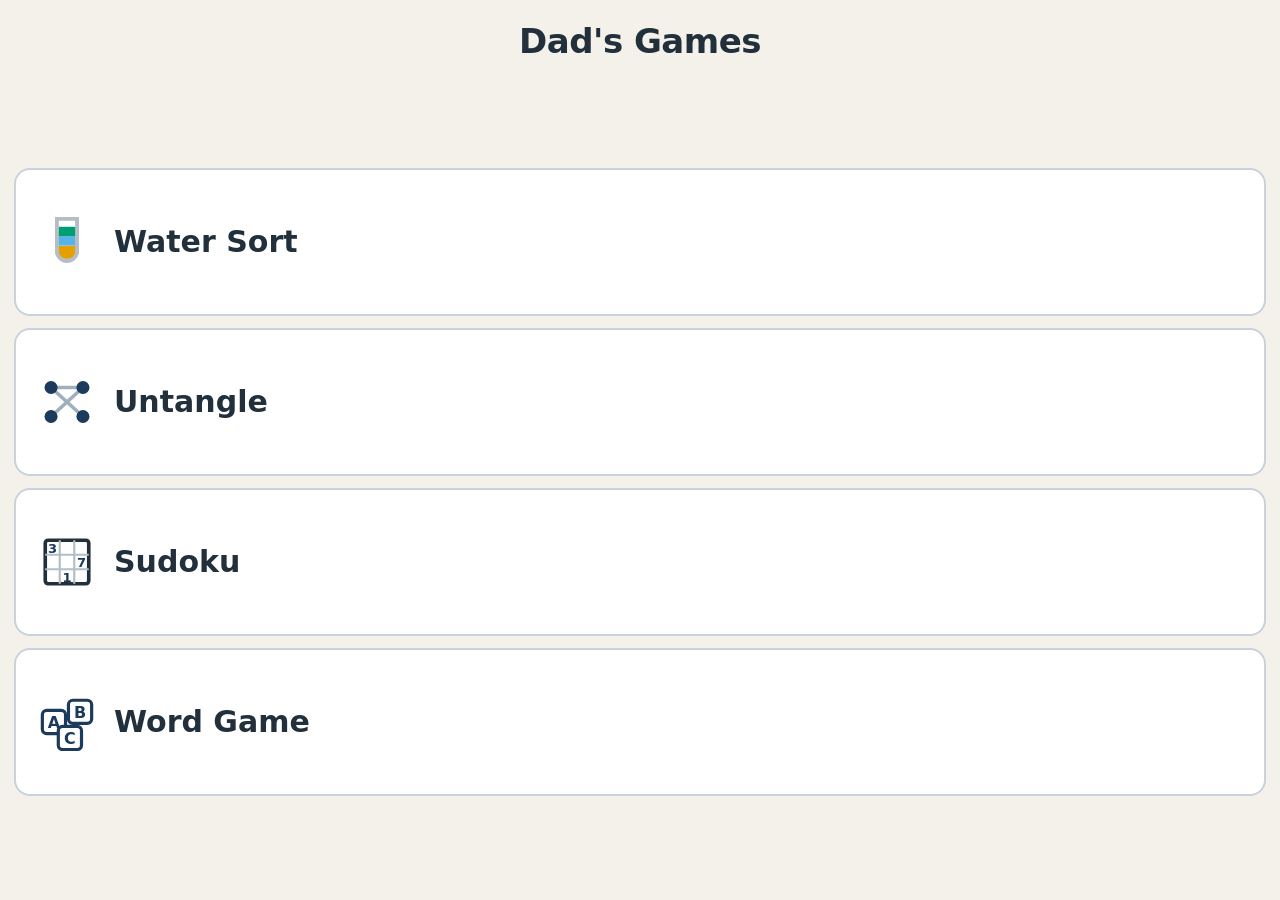
<file: index.html>
<!doctype html>
<html lang="en">
<head>
<meta charset="utf-8">
<meta name="viewport" content="width=device-width, initial-scale=1, viewport-fit=cover, user-scalable=no">
<meta name="theme-color" content="#f4f1ea">
<title>Dad's Games</title>
<link rel="stylesheet" href="style.css">
</head>
<body>

<div class="screen">
  <h1 class="menu-title">Dad's Games</h1>
  <div class="menu-list" id="menu"></div>
</div>

<script src="shared/state.js"></script>
<script src="shared/guard.js"></script>
<script src="shared/shell.js"></script>
<script>
(function () {
  'use strict';

  /* The menu is this list. Adding a game later is one entry — the layout,
   * the sizing and the tap handling all follow from it, and a game that is
   * not finished simply isn't listed. A button that leads nowhere is worse
   * than no button at all. */
  var GAMES = [
    {
      id: 'water-sort',
      label: 'Water Sort',
      href: 'water-sort/',
      icon:
        '<svg viewBox="0 0 40 40" aria-hidden="true">' +
        '<path d="M13 4h14v22a7 7 0 0 1-14 0z" fill="#fff" stroke="#b3bec7" stroke-width="2.5"/>' +
        '<path d="M14.2 26a5.8 5.8 0 0 0 11.6 0v-3.5H14.2z" fill="#e69f00"/>' +
        '<rect x="14.2" y="16" width="11.6" height="6.5" fill="#56b4e9"/>' +
        '<rect x="14.2" y="9.5" width="11.6" height="6.5" fill="#009e73"/>' +
        '<path d="M13 4h14v22a7 7 0 0 1-14 0z" fill="none" stroke="#b3bec7" stroke-width="2.5"/>' +
        '</svg>'
    },
    {
      id: 'untangle',
      label: 'Untangle',
      href: 'untangle/',
      icon:
        '<svg viewBox="0 0 40 40" aria-hidden="true">' +
        '<g stroke="#9fb0bd" stroke-width="2.5" stroke-linecap="round">' +
        '<path d="M9 10L31 30"/><path d="M31 10L9 30"/><path d="M9 10h22"/>' +
        '</g>' +
        '<g fill="#1b3a5c">' +
        '<circle cx="9" cy="10" r="4.5"/><circle cx="31" cy="10" r="4.5"/>' +
        '<circle cx="9" cy="30" r="4.5"/><circle cx="31" cy="30" r="4.5"/>' +
        '</g>' +
        '</svg>'
    },
    {
      id: 'sudoku',
      label: 'Sudoku',
      href: 'sudoku/',
      icon:
        '<svg viewBox="0 0 40 40" aria-hidden="true">' +
        '<rect x="5" y="5" width="30" height="30" rx="2" fill="#fff" stroke="#22303c" stroke-width="2.5"/>' +
        '<g stroke="#b3bec7" stroke-width="1.5">' +
        '<path d="M15 5v30M25 5v30M5 15h30M5 25h30"/>' +
        '</g>' +
        '<g fill="#1b3a5c" font-family="system-ui,sans-serif" font-size="9" font-weight="700" text-anchor="middle">' +
        '<text x="10" y="13.5">3</text><text x="30" y="23.5">7</text><text x="20" y="33.5">1</text>' +
        '</g>' +
        '</svg>'
    },
    {
      id: 'words',
      label: 'Word Game',
      href: 'words/',
      icon:
        '<svg viewBox="0 0 40 40" aria-hidden="true">' +
        '<g fill="#fff" stroke="#1b3a5c" stroke-width="2.2">' +
        '<rect x="3" y="12" width="16" height="16" rx="3"/>' +
        '<rect x="21" y="5" width="16" height="16" rx="3"/>' +
        '<rect x="14" y="23" width="16" height="16" rx="3"/>' +
        '</g>' +
        '<g fill="#1b3a5c" font-family="system-ui,sans-serif" font-size="11" font-weight="800" text-anchor="middle">' +
        '<text x="11" y="24">A</text><text x="29" y="17">B</text><text x="22" y="35">C</text>' +
        '</g>' +
        '</svg>'
    }
  ];

  Portal.shell.start({ game: 'menu', isMenu: true });

  var list = document.getElementById('menu');
  GAMES.forEach(function (game) {
    var button = document.createElement('button');
    button.className = 'btn game-button';
    button.type = 'button';
    button.innerHTML = game.icon + '<span>' + game.label + '</span>';
    // Stated outright, because the sudoku icon has numbers drawn in it and
    // they would otherwise be read out as part of the name.
    button.setAttribute('aria-label', game.label);
    button.addEventListener('click', function () {
      window.location.href = game.href;
    });
    list.appendChild(button);
  });
})();
</script>
</body>
</html>
</file>
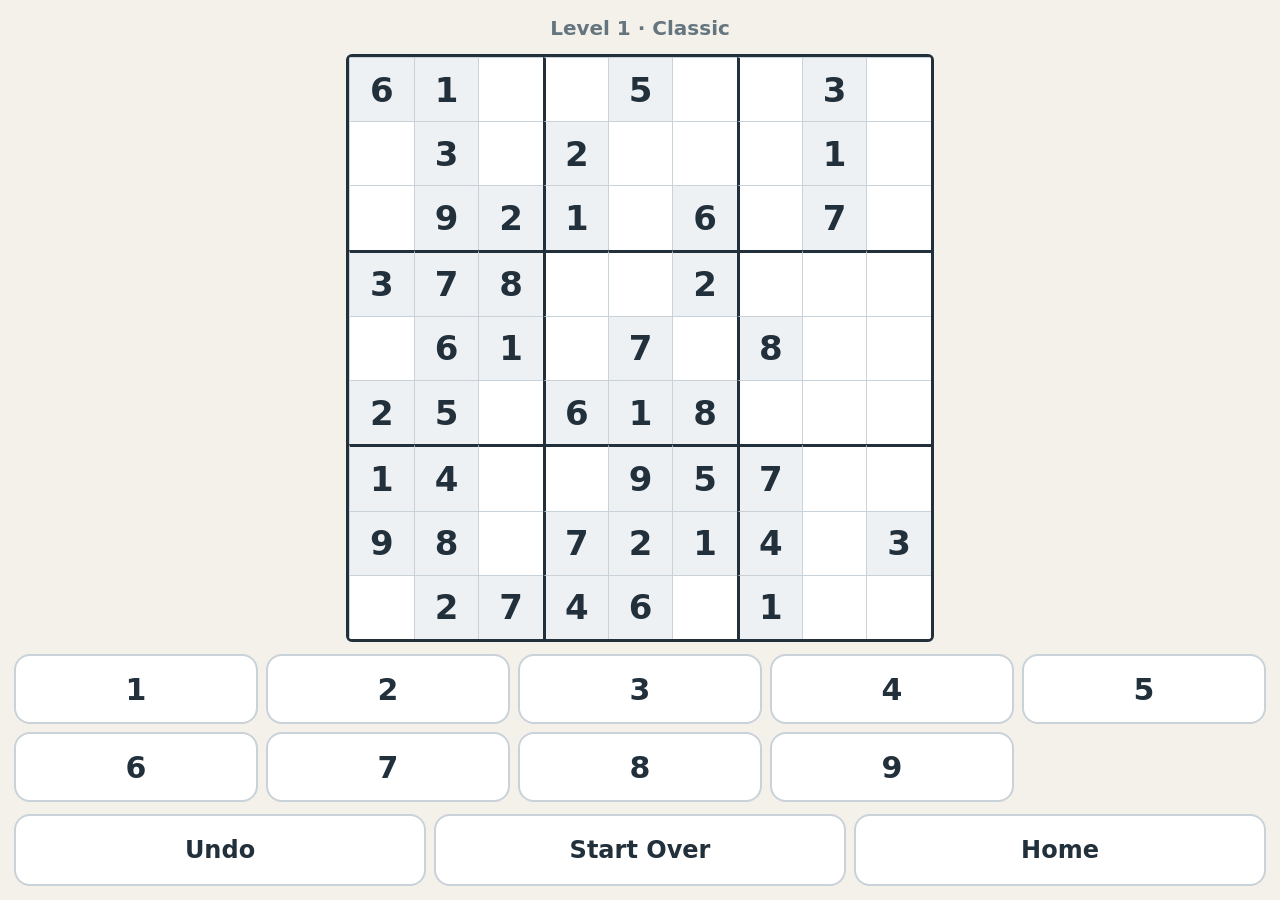
<file: sudoku/index.html>
<!doctype html>
<html lang="en">
<head>
<meta charset="utf-8">
<meta name="viewport" content="width=device-width, initial-scale=1, viewport-fit=cover, user-scalable=no">
<meta name="theme-color" content="#f4f1ea">
<title>Sudoku</title>
<link rel="stylesheet" href="../style.css">
<link rel="stylesheet" href="game.css">
</head>
<body>

<div class="screen">
  <div class="assurance" id="level"></div>

  <div class="stage" id="stage">
    <div class="grid" id="grid"></div>
  </div>

  <div class="pad" id="pad"></div>

  <!-- Always here. Always these three. Always in this order. -->
  <div class="controls">
    <button class="btn" id="undo" type="button">Undo</button>
    <button class="btn" id="restart" type="button">Start Over</button>
    <button class="btn" type="button" data-portal-home>Home</button>
  </div>
</div>

<script src="../shared/state.js"></script>
<script src="../shared/guard.js"></script>
<script src="../shared/shell.js"></script>
<script src="../shared/celebrate.js"></script>
<script src="rules.js"></script>
<script src="generator.js"></script>
<script src="game.js"></script>
</body>
</html>
</file>
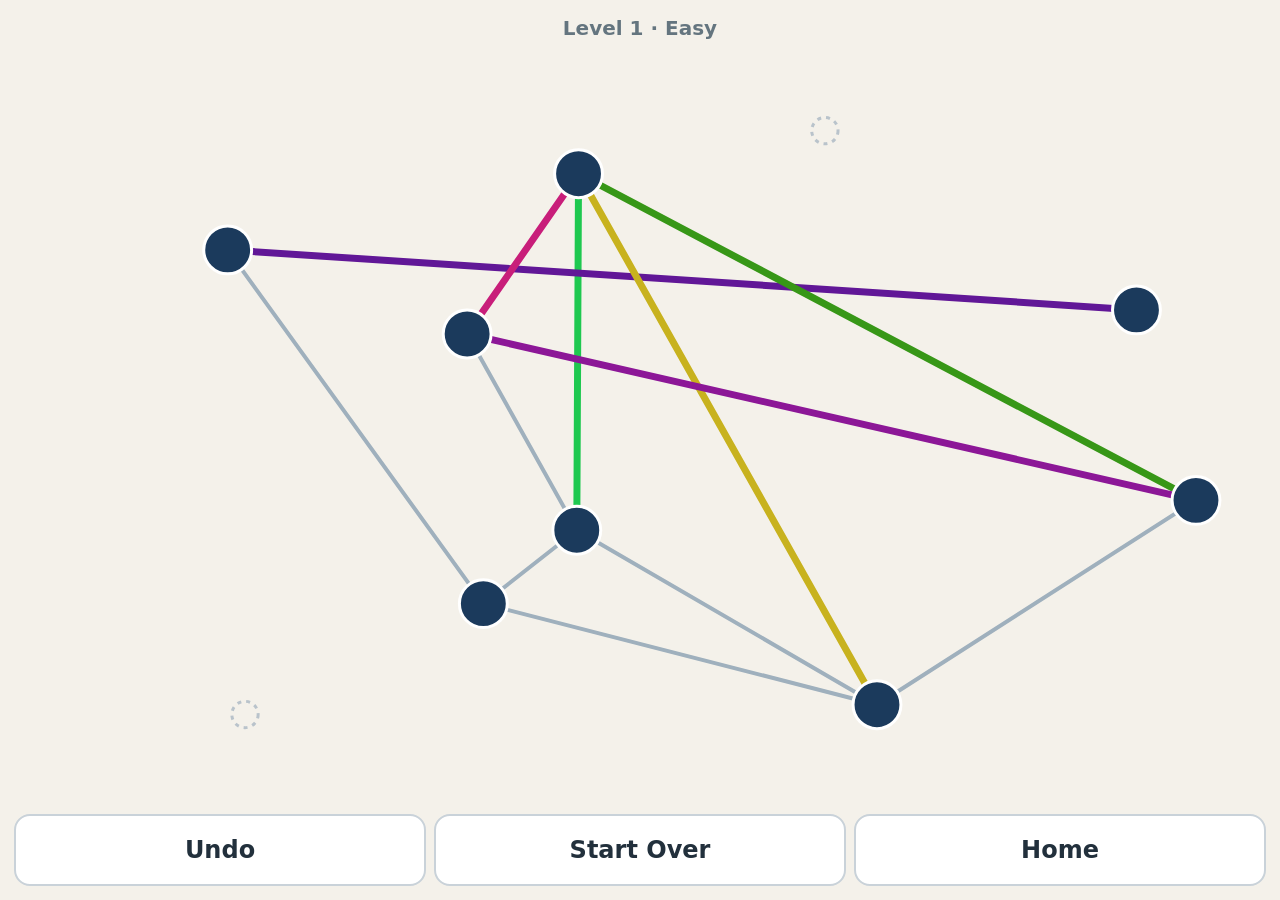
<file: untangle/index.html>
<!doctype html>
<html lang="en">
<head>
<meta charset="utf-8">
<meta name="viewport" content="width=device-width, initial-scale=1, viewport-fit=cover, user-scalable=no">
<meta name="theme-color" content="#f4f1ea">
<title>Untangle</title>
<link rel="stylesheet" href="../style.css">
<link rel="stylesheet" href="game.css">
</head>
<body>

<div class="screen">
  <div class="assurance" id="level"></div>

  <div class="stage" id="stage">
    <svg id="board" xmlns="http://www.w3.org/2000/svg"></svg>
  </div>

  <!-- Always here. Always these three. Always in this order. -->
  <div class="controls">
    <button class="btn" id="undo" type="button">Undo</button>
    <button class="btn" id="restart" type="button">Start Over</button>
    <button class="btn" type="button" data-portal-home>Home</button>
  </div>
</div>

<script src="../shared/state.js"></script>
<script src="../shared/guard.js"></script>
<script src="../shared/shell.js"></script>
<script src="../shared/celebrate.js"></script>
<script src="rules.js"></script>
<script src="generator.js"></script>
<script src="game.js"></script>
</body>
</html>
</file>
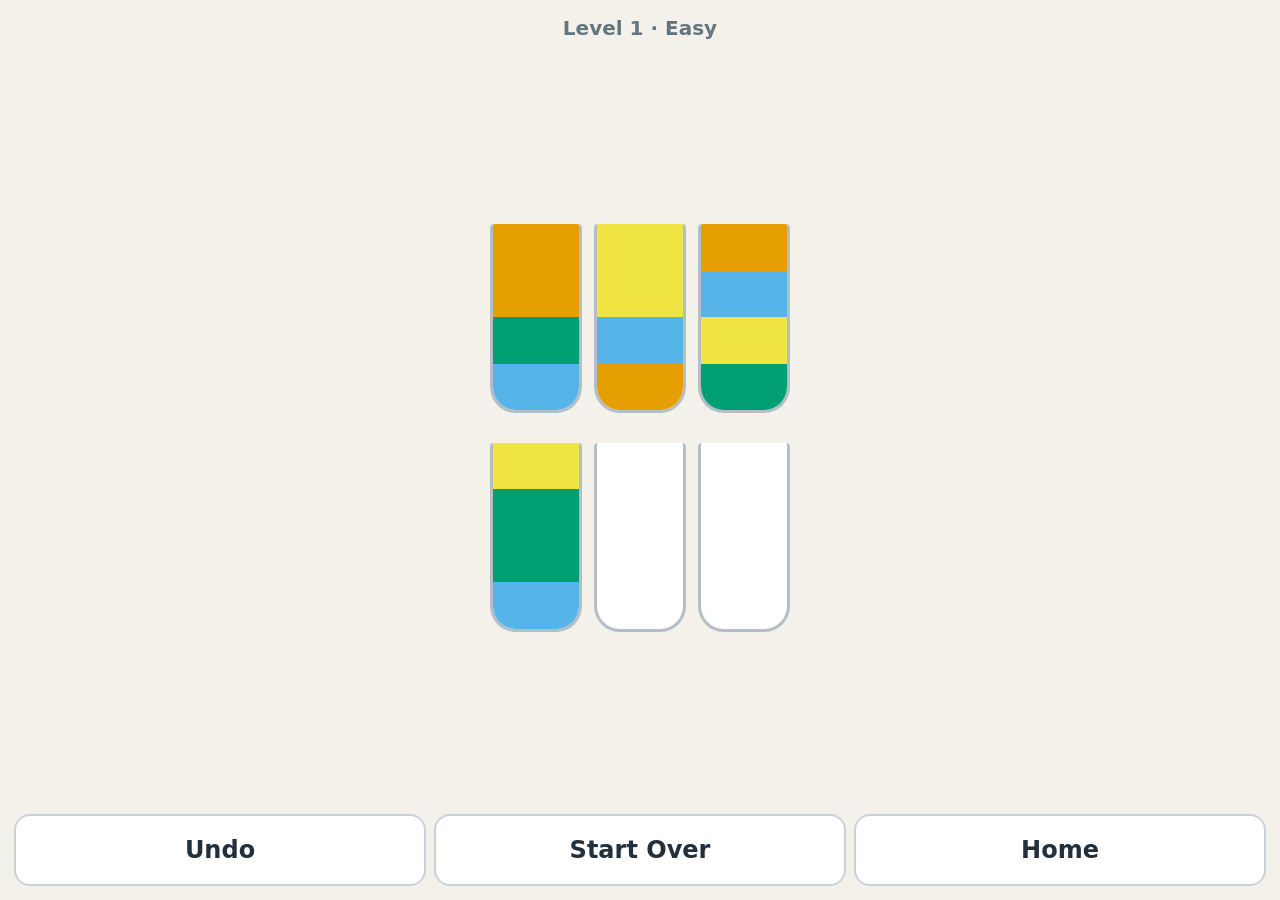
<file: water-sort/index.html>
<!doctype html>
<html lang="en">
<head>
<meta charset="utf-8">
<meta name="viewport" content="width=device-width, initial-scale=1, viewport-fit=cover, user-scalable=no">
<meta name="theme-color" content="#f4f1ea">
<title>Water Sort</title>
<link rel="stylesheet" href="../style.css">
<link rel="stylesheet" href="game.css">
</head>
<body>

<div class="screen">
  <!-- Where he is. Filled in by the game; every puzzle is still verified
       finishable before it is dealt, that guarantee just doesn't need
       restating on screen forever. -->
  <div class="assurance" id="level"></div>

  <div class="stage">
    <div class="board" id="board"></div>
  </div>

  <!-- Always here. Always these three. Always in this order. -->
  <div class="controls">
    <button class="btn" id="undo" type="button">Undo</button>
    <button class="btn" id="restart" type="button">Start Over</button>
    <button class="btn" type="button" data-portal-home>Home</button>
  </div>
</div>

<script src="../shared/state.js"></script>
<script src="../shared/guard.js"></script>
<script src="../shared/shell.js"></script>
<script src="../shared/celebrate.js"></script>
<script src="rules.js"></script>
<script src="solver.js"></script>
<script src="generator.js"></script>
<script src="game.js"></script>
</body>
</html>
</file>
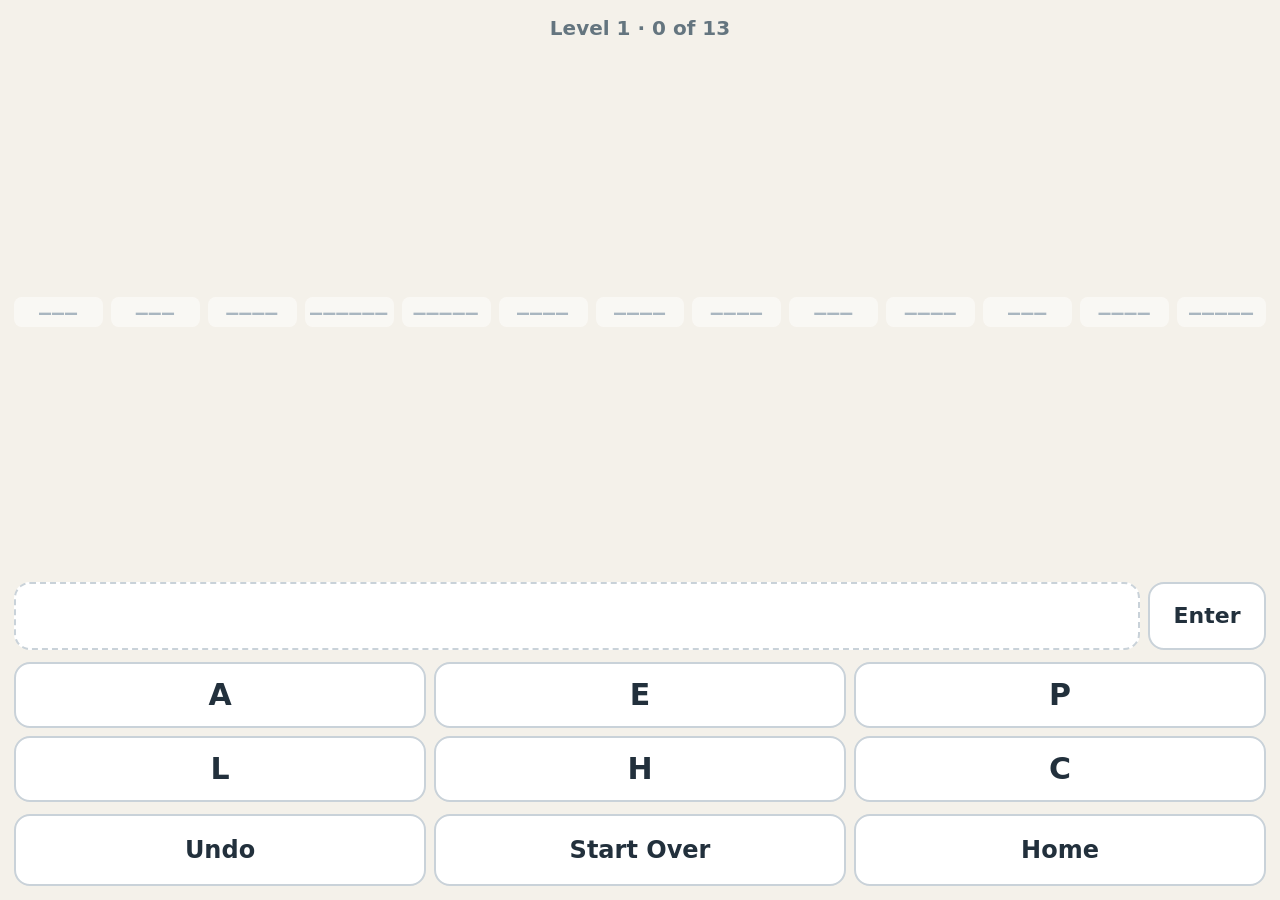
<file: words/index.html>
<!doctype html>
<html lang="en">
<head>
<meta charset="utf-8">
<meta name="viewport" content="width=device-width, initial-scale=1, viewport-fit=cover, user-scalable=no">
<meta name="theme-color" content="#f4f1ea">
<title>Word Game</title>
<link rel="stylesheet" href="../style.css">
<link rel="stylesheet" href="game.css">
</head>
<body>

<div class="screen">
  <div class="assurance" id="level"></div>

  <div class="slots" id="slots"></div>

  <div class="current-row">
    <div class="current" id="current"></div>
    <button class="btn" id="enter" type="button">Enter</button>
  </div>

  <div class="tiles" id="tiles"></div>

  <!-- Always here. Always these three. Always in this order. -->
  <div class="controls">
    <button class="btn" id="undo" type="button">Undo</button>
    <button class="btn" id="restart" type="button">Start Over</button>
    <button class="btn" type="button" data-portal-home>Home</button>
  </div>
</div>

<script src="../shared/state.js"></script>
<script src="../shared/guard.js"></script>
<script src="../shared/shell.js"></script>
<script src="../shared/celebrate.js"></script>
<script src="wordlist.js"></script>
<script src="rules.js"></script>
<script src="generator.js"></script>
<script src="game.js"></script>
</body>
</html>
</file>
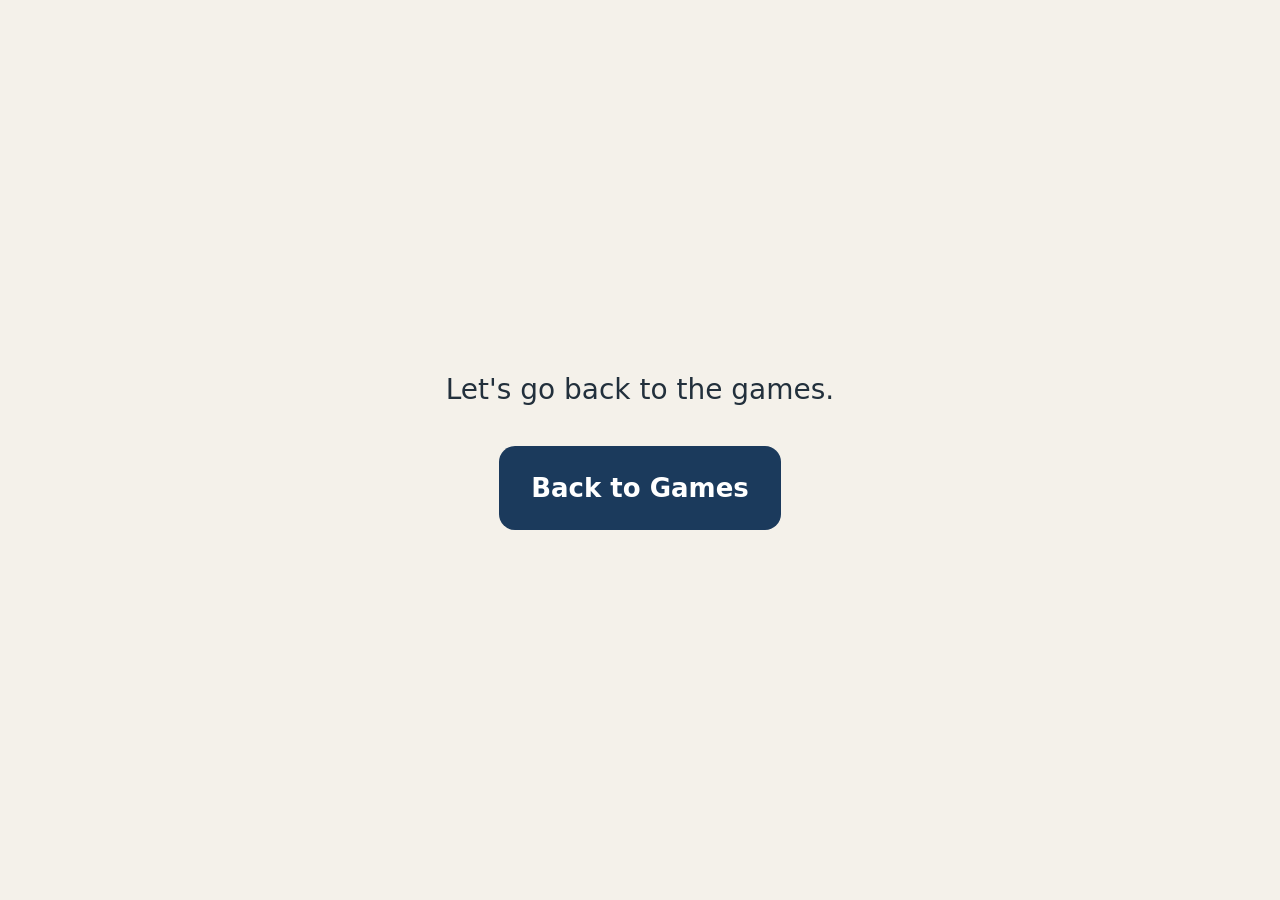
<file: test/fixture-crash.html>
<!doctype html>
<html lang="en">
<head>
<meta charset="utf-8">
<title>crash fixture</title>
</head>
<body>
<!-- Loaded in an iframe by test.html. Throws on purpose so the crash guard
     can be tested the way it will actually be used: a real uncaught error on
     a real page, not a function call pretending to be one. -->
<script src="../shared/state.js"></script>
<script src="../shared/guard.js"></script>
<script src="../shared/shell.js"></script>
<script>
  Portal.shell.start({ game: '__testcrash__' });
  setTimeout(function () {
    null.thisPropertyDoesNotExist;
  }, 0);
</script>
</body>
</html>
</file>
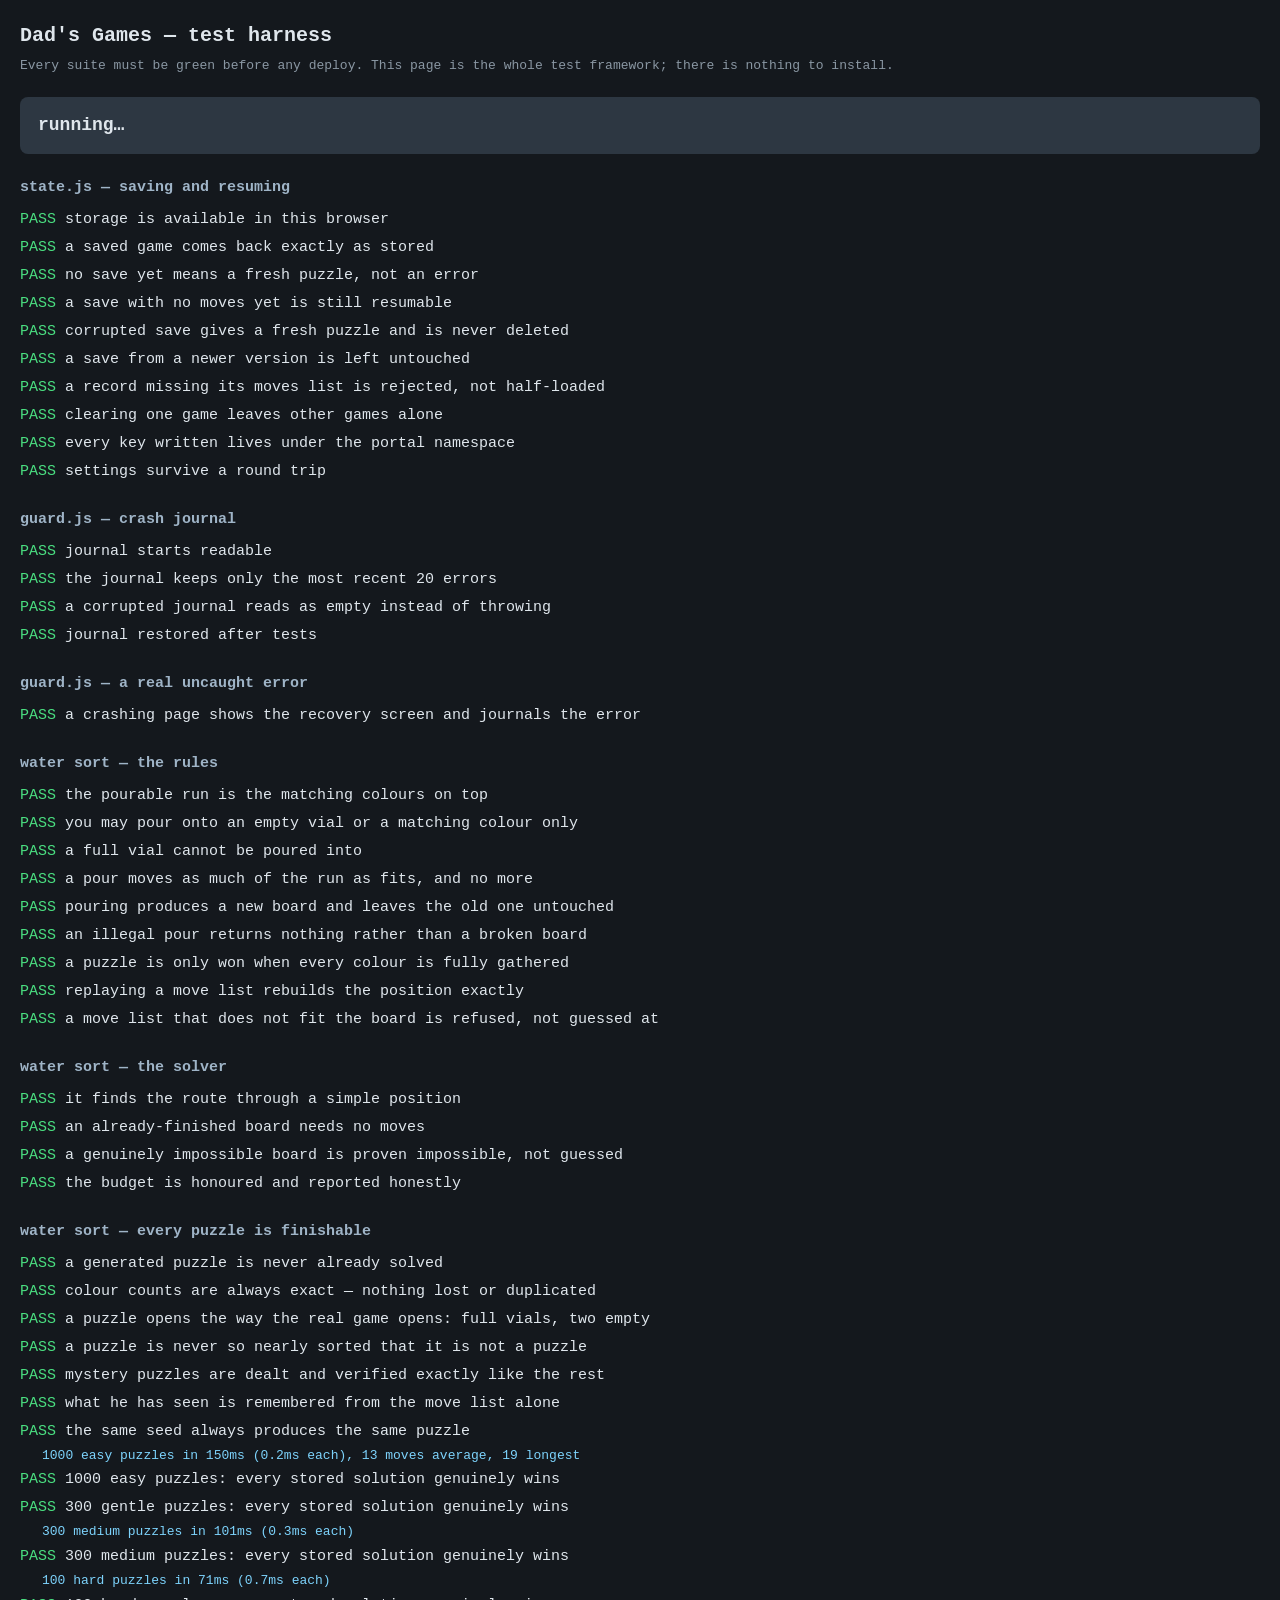
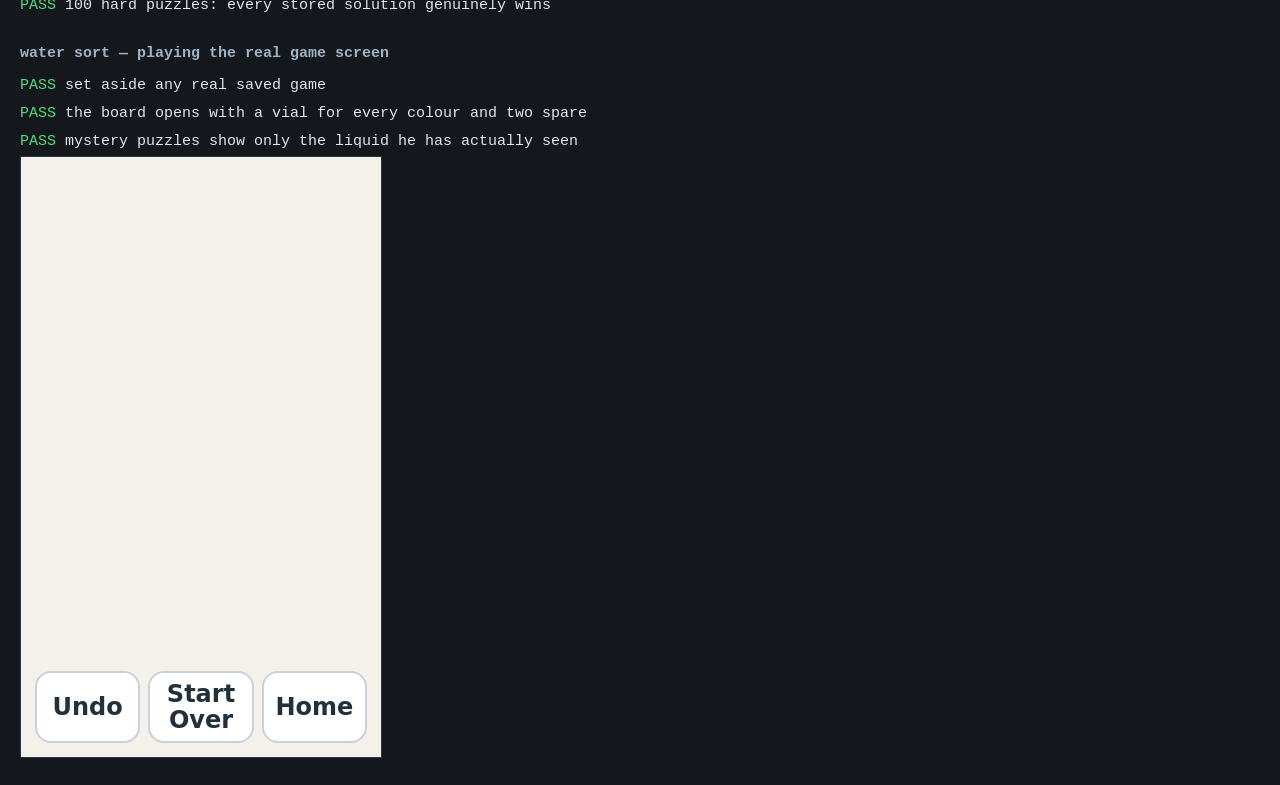
<file: test/test.html>
<!doctype html>
<html lang="en">
<head>
<meta charset="utf-8">
<meta name="viewport" content="width=device-width, initial-scale=1">
<title>Dad's Games — tests</title>
<style>
  body {
    margin: 0; padding: 20px;
    background: #14181d; color: #dfe6ec;
    font: 15px/1.6 ui-monospace, "Cascadia Mono", Consolas, monospace;
  }
  h1 { font-size: 20px; margin: 0 0 4px; }
  .sub { color: #8a97a3; margin-bottom: 20px; font-size: 13px; }
  #banner {
    padding: 14px 18px; border-radius: 8px; margin-bottom: 20px;
    font-size: 18px; font-weight: 700;
  }
  .running { background: #2d3742; color: #dfe6ec; }
  .allpass { background: #14532d; color: #b7f7cf; }
  .anyfail { background: #5c1a1a; color: #ffd0d0; }
  h2 { font-size: 15px; margin: 22px 0 6px; color: #9fb4c7; }
  .case { padding: 2px 0 2px 22px; text-indent: -22px; }
  .pass::before { content: "PASS  "; color: #4ade80; }
  .fail::before { content: "FAIL  "; color: #f87171; }
  .why { color: #f87171; padding-left: 22px; }
  .note { color: #7dd3fc; padding-left: 22px; font-size: 13px; }
</style>
</head>
<body>
<h1>Dad's Games — test harness</h1>
<div class="sub">
  Every suite must be green before any deploy. This page is the whole test
  framework; there is nothing to install.
</div>
<div id="banner" class="running">running…</div>
<div id="out"></div>

<script src="../shared/state.js"></script>
<script src="../shared/guard.js"></script>
<script src="../shared/shell.js"></script>
<script src="../water-sort/rules.js"></script>
<script src="../water-sort/solver.js"></script>
<script src="../water-sort/generator.js"></script>
<script src="../untangle/rules.js"></script>
<script src="../untangle/generator.js"></script>
<script src="../sudoku/rules.js"></script>
<script src="../sudoku/generator.js"></script>
<script src="../words/wordlist.js"></script>
<script src="../words/rules.js"></script>
<script src="../words/generator.js"></script>
<script>
(function () {
  'use strict';

  var out = document.getElementById('out');
  var banner = document.getElementById('banner');
  var passed = 0, failed = 0;
  var queue = [];

  function suite(name, fn) { queue.push({ name: name, fn: fn }); }

  function assert(cond, msg) {
    if (!cond) throw new Error(msg || 'assertion failed');
  }
  function eq(actual, expected, msg) {
    var a = JSON.stringify(actual), b = JSON.stringify(expected);
    if (a !== b) throw new Error((msg || 'not equal') + ' — got ' + a + ', wanted ' + b);
  }

  function heading(name) {
    var h = document.createElement('h2');
    h.textContent = name;
    out.appendChild(h);
  }

  /* Informational output — timings and sizes. Not a pass or a fail, but the
   * numbers that say whether the difficulty caps are still honest. */
  function note(text) {
    var line = document.createElement('div');
    line.className = 'note';
    line.textContent = text;
    out.appendChild(line);
  }

  function report(desc, err) {
    var line = document.createElement('div');
    line.className = 'case ' + (err ? 'fail' : 'pass');
    line.textContent = desc;
    out.appendChild(line);
    if (err) {
      failed++;
      var why = document.createElement('div');
      why.className = 'why';
      why.textContent = err.message;
      out.appendChild(why);
    } else {
      passed++;
    }
  }

  // A test body may return a promise; the runner waits for it either way.
  function check(desc, fn) {
    var result;
    try {
      result = fn();
    } catch (err) {
      report(desc, err);
      return Promise.resolve();
    }
    if (result && typeof result.then === 'function') {
      return result.then(
        function () { report(desc, null); },
        function (err) { report(desc, err); }
      );
    }
    report(desc, null);
    return Promise.resolve();
  }

  // ---------------------------------------------------------------- state

  var G = '__test__';
  var KEY = 'portal.' + G + '.save';

  suite('state.js — saving and resuming', function () {
    return check('storage is available in this browser', function () {
      assert(Portal.state.available, 'localStorage unavailable — later results are meaningless');
    })
    .then(function () {
      return check('a saved game comes back exactly as stored', function () {
        var puzzle = { vials: [[1, 2], [2, 1]], colors: 2 };
        var moves = [{ from: 0, to: 1 }, { from: 1, to: 0 }];
        Portal.state.save(G, puzzle, moves);
        var got = Portal.state.load(G);
        eq(got.puzzle, puzzle, 'puzzle changed in the round trip');
        eq(got.moves, moves, 'moves changed in the round trip');
      });
    })
    .then(function () {
      return check('no save yet means a fresh puzzle, not an error', function () {
        Portal.state.clear(G);
        eq(Portal.state.load(G), null);
      });
    })
    .then(function () {
      return check('a save with no moves yet is still resumable', function () {
        Portal.state.save(G, { vials: [] }, []);
        var got = Portal.state.load(G);
        assert(got !== null, 'a freshly started puzzle should resume');
        eq(got.moves, []);
      });
    })
    .then(function () {
      return check('corrupted save gives a fresh puzzle and is never deleted', function () {
        localStorage.setItem(KEY, '{ this is not json');
        eq(Portal.state.load(G), null, 'should refuse to load');
        assert(localStorage.getItem(KEY) !== null,
          'the corrupt record was deleted — it must be left alone for rescue');
      });
    })
    .then(function () {
      return check('a save from a newer version is left untouched', function () {
        localStorage.setItem(KEY, JSON.stringify({
          v: Portal.state.SCHEMA + 5, puzzle: { x: 1 }, moves: []
        }));
        eq(Portal.state.load(G), null, 'should not try to read a future format');
        assert(localStorage.getItem(KEY) !== null, 'a future save must never be eaten');
      });
    })
    .then(function () {
      return check('a record missing its moves list is rejected, not half-loaded', function () {
        localStorage.setItem(KEY, JSON.stringify({ v: Portal.state.SCHEMA, puzzle: { x: 1 } }));
        eq(Portal.state.load(G), null);
      });
    })
    .then(function () {
      return check('clearing one game leaves other games alone', function () {
        Portal.state.save(G, { a: 1 }, []);
        Portal.state.save(G + '2', { b: 2 }, []);
        Portal.state.clear(G);
        eq(Portal.state.load(G), null);
        assert(Portal.state.load(G + '2') !== null, 'clear() hit the wrong game');
        Portal.state.clear(G + '2');
      });
    })
    .then(function () {
      return check('every key written lives under the portal namespace', function () {
        Portal.state.save(G, { a: 1 }, []);
        Portal.state.settings({ difficulty: 'easy' });
        for (var i = 0; i < localStorage.length; i++) {
          var k = localStorage.key(i);
          assert(k.indexOf('portal.') === 0,
            'found an un-namespaced key: ' + k);
        }
        Portal.state.clear(G);
      });
    })
    .then(function () {
      return check('settings survive a round trip', function () {
        Portal.state.settings({ difficulty: 'easy', textScale: 1.2 });
        eq(Portal.state.settings().difficulty, 'easy');
        eq(Portal.state.settings().textScale, 1.2);
      });
    });
  });

  // ---------------------------------------------------------------- guard

  suite('guard.js — crash journal', function () {
    var saved;
    return check('journal starts readable', function () {
      saved = localStorage.getItem('portal.errors');
      Portal.guard.clearJournal();
      eq(Portal.guard.journal(), []);
    })
    .then(function () {
      return check('the journal keeps only the most recent 20 errors', function () {
        var many = [];
        for (var i = 0; i < 30; i++) {
          many.push({ at: Date.now(), game: 'x', message: 'err' + i });
        }
        localStorage.setItem('portal.errors', JSON.stringify(many));
        // Recording one more must trim from the front, not the back. Uses the
        // journal half only — the full handler would paint a recovery screen
        // over these results. The full path is covered by the iframe below.
        Portal.guard._record({ at: Date.now(), game: 'x', message: 'newest' });
        var j = Portal.guard.journal();
        assert(j.length <= 20, 'journal grew past its cap: ' + j.length);
        eq(j[j.length - 1].message, 'newest', 'the newest error was dropped');
      });
    })
    .then(function () {
      return check('a corrupted journal reads as empty instead of throwing', function () {
        localStorage.setItem('portal.errors', 'not json at all');
        eq(Portal.guard.journal(), []);
      });
    })
    .then(function () {
      return check('journal restored after tests', function () {
        if (saved === null) Portal.guard.clearJournal();
        else localStorage.setItem('portal.errors', saved);
      });
    });
  });

  suite('guard.js — a real uncaught error', function () {
    return check('a crashing page shows the recovery screen and journals the error',
      function () {
        var before = Portal.guard.journal().length;
        var frame = document.createElement('iframe');
        frame.style.cssText = 'width:320px;height:200px;border:1px solid #2d3742;';
        document.body.appendChild(frame);
        frame.src = 'fixture-crash.html';

        return new Promise(function (resolve, reject) {
          setTimeout(function () {
            try {
              var doc = frame.contentDocument;
              var btn = doc.querySelector('[role="alertdialog"] button');
              assert(btn, 'no recovery screen appeared on a page that threw');
              assert(/games/i.test(btn.textContent),
                'recovery button should offer a way back to the games');

              var entries = Portal.guard.journal();
              assert(entries.length > before, 'the crash was not written to the journal');
              var last = entries[entries.length - 1];
              eq(last.game, '__testcrash__', 'the journal recorded the wrong game');
              assert(last.message, 'journal entry has no message to debug from');

              frame.remove();
              resolve();
            } catch (err) {
              frame.remove();
              reject(err);
            }
          }, 600);
        });
      });
  });

  // ----------------------------------------------------- water sort rules

  var WR = Portal.watersort.rules;

  suite('water sort — the rules', function () {
    return check('the pourable run is the matching colours on top', function () {
      eq(WR.topRun([]), 0);
      eq(WR.topRun([1]), 1);
      eq(WR.topRun([2, 1, 1]), 2);
      eq(WR.topRun([1, 1, 1, 1]), 4);
      eq(WR.topRun([1, 1, 2]), 1);
    })
    .then(function () {
      return check('you may pour onto an empty vial or a matching colour only', function () {
        var board = [[1, 1], [1], [2], []];
        assert(WR.canPour(board, 0, 1, 4), 'matching colours should pour');
        assert(!WR.canPour(board, 0, 2, 4), 'different colours must not pour');
        assert(WR.canPour(board, 0, 3, 4), 'anything may start an empty vial');
        assert(!WR.canPour(board, 3, 0, 4), 'an empty vial has nothing to pour');
        assert(!WR.canPour(board, 0, 0, 4), 'a vial cannot pour into itself');
      });
    })
    .then(function () {
      return check('a full vial cannot be poured into', function () {
        var board = [[1], [1, 1, 1, 1]];
        assert(!WR.canPour(board, 0, 1, 4));
      });
    })
    .then(function () {
      return check('a pour moves as much of the run as fits, and no more', function () {
        // three units want to move, but only two will fit
        eq(WR.pourAmount([[1, 1, 1], [1, 1]], 0, 1, 4), 2);
        eq(WR.pourAmount([[2, 1, 1], []], 0, 1, 4), 2);
        eq(WR.pourAmount([[2, 1, 1], [1]], 0, 1, 4), 2);
      });
    })
    .then(function () {
      return check('pouring produces a new board and leaves the old one untouched', function () {
        var before = [[2, 1, 1], []];
        var after = WR.pour(before, 0, 1, 4);
        eq(before, [[2, 1, 1], []], 'the original board was mutated');
        eq(after, [[2], [1, 1]]);
      });
    })
    .then(function () {
      return check('an illegal pour returns nothing rather than a broken board', function () {
        eq(WR.pour([[1], [2]], 0, 1, 4), null);
      });
    })
    .then(function () {
      return check('a puzzle is only won when every colour is fully gathered', function () {
        assert(WR.isSolved([[1, 1, 1, 1], [2, 2, 2, 2], []], 4), 'this is a win');
        assert(!WR.isSolved([[1, 1], [1, 1], []], 4),
          'a colour split across two vials is not a win');
        assert(!WR.isSolved([[1, 1, 2, 2], []], 4), 'mixed vials are not a win');
        assert(WR.isSolved([[], []], 4), 'an empty board is trivially won');
      });
    })
    .then(function () {
      return check('replaying a move list rebuilds the position exactly', function () {
        var start = [[2, 1, 1], [], [2]];
        var moves = [{ from: 0, to: 1 }, { from: 0, to: 2 }];
        eq(WR.replay(start, moves, 4), [[], [1, 1], [2, 2]]);
        eq(WR.replay(start, [], 4), start, 'no moves means the starting board');
      });
    })
    .then(function () {
      return check('a move list that does not fit the board is refused, not guessed at', function () {
        eq(WR.replay([[1], [2]], [{ from: 0, to: 1 }], 4), null);
      });
    });
  });

  // ---------------------------------------------------------- water sort solver

  var WS = Portal.watersort.solver;

  suite('water sort — the solver', function () {
    return check('it finds the route through a simple position', function () {
      var board = [[1, 1, 1], [1], [2, 2, 2, 2], []];
      var result = WS.solve(board, 4);
      assert(result.solved, 'a solvable board was reported unsolvable');
      var end = WR.replay(board, result.moves, 4);
      assert(end && WR.isSolved(end, 4), 'the solution it returned does not actually win');
    })
    .then(function () {
      return check('an already-finished board needs no moves', function () {
        var result = WS.solve([[1, 1, 1, 1], []], 4);
        assert(result.solved);
        eq(result.moves, []);
      });
    })
    .then(function () {
      return check('a genuinely impossible board is proven impossible, not guessed', function () {
        // Tops differ and there is nowhere to put anything: no legal move exists.
        var result = WS.solve([[0, 1, 0, 1], [1, 0, 1, 0]], 4);
        assert(!result.solved, 'an unsolvable board was reported solvable');
        eq(result.reason, 'exhausted',
          'should be proven by exhausting the search, not by running out of budget');
      });
    })
    .then(function () {
      return check('the budget is honoured and reported honestly', function () {
        var puzzle = Portal.watersort.generator.generate({ difficulty: 'hard', seed: 7 });
        var result = WS.solve(puzzle.board, 4, 5); // absurdly small budget
        assert(!result.solved, 'a 5-position budget should not solve a hard board');
        eq(result.reason, 'budget', 'running out of time must not be reported as impossible');
      });
    });
  });

  // ------------------------------------------------------- water sort generator

  var WG = Portal.watersort.generator;

  suite('water sort — every puzzle is finishable', function () {
    return check('a generated puzzle is never already solved', function () {
      for (var i = 0; i < 50; i++) {
        var p = WG.generate({ difficulty: 'easy', seed: 1000 + i });
        assert(!WR.isSolved(p.board, p.capacity), 'handed out an already-finished puzzle');
      }
    })
    .then(function () {
      return check('colour counts are always exact — nothing lost or duplicated', function () {
        for (var i = 0; i < 50; i++) {
          var p = WG.generate({ difficulty: 'medium', seed: 2000 + i });
          var counts = {};
          p.board.forEach(function (v) {
            v.forEach(function (c) { counts[c] = (counts[c] || 0) + 1; });
          });
          eq(Object.keys(counts).length, p.colours, 'wrong number of colours');
          for (var c = 0; c < p.colours; c++) {
            eq(counts[c], p.capacity, 'colour ' + c + ' has the wrong number of units');
          }
          eq(p.board.length, p.colours + p.empties, 'wrong number of vials');
        }
      });
    })
    .then(function () {
      return check('a puzzle opens the way the real game opens: full vials, two empty',
        function () {
          // Dad has played this game for years. A board that starts with
          // half-filled vials is subtly not the game he knows.
          ['gentle', 'easy', 'medium', 'hard'].forEach(function (diff) {
            for (var i = 0; i < 40; i++) {
              var p = WG.generate({ difficulty: diff, seed: 3000 + i });
              var emptyCount = 0;
              p.board.forEach(function (v) {
                if (v.length === 0) { emptyCount++; return; }
                eq(v.length, p.capacity,
                  diff + ': a starting vial was only part full (seed ' + p.seed + ')');
              });
              eq(emptyCount, p.empties,
                diff + ': wrong number of empty vials to work with');
            }
          });
        });
    })
    .then(function () {
      return check('a puzzle is never so nearly sorted that it is not a puzzle', function () {
        for (var i = 0; i < 200; i++) {
          var p = WG.generate({ difficulty: 'easy', seed: 8000 + i });
          assert(p.solution.length >= p.colours,
            'dealt a board that solves in ' + p.solution.length + ' moves (seed ' + p.seed + ')');
        }
      });
    })
    .then(function () {
      return check('mystery puzzles are dealt and verified exactly like the rest', function () {
        // Hiding the colours changes what he can see, never whether the puzzle
        // can be finished.
        for (var i = 0; i < 200; i++) {
          var p = WG.generate({ difficulty: 'mystery', seed: 9000 + i });
          assert(p.hidden, 'mystery puzzle is not marked hidden');
          var end = WR.replay(p.board, p.solution, p.capacity);
          assert(end && WR.isSolved(end, p.capacity),
            'mystery puzzle not solvable by its own solution (seed ' + p.seed + ')');
        }
      });
    })
    .then(function () {
      return check('what he has seen is remembered from the move list alone', function () {
        var p = WG.generate({ difficulty: 'mystery', seed: 123 });
        var fresh = WR.replayRevealing(p.board, [], p.capacity);
        // At the start: the top of each filled vial, and nothing else.
        var visible = 0;
        fresh.ids.forEach(function (v) {
          v.forEach(function (id) { if (fresh.seen[id]) visible++; });
        });
        eq(visible, p.colours, 'should start with exactly one visible layer per filled vial');

        // Replaying the whole solution must reveal everything, and must give
        // the same answer every time it is recomputed — this is what makes it
        // survive closing the app.
        var done = WR.replayRevealing(p.board, p.solution, p.capacity);
        var again = WR.replayRevealing(p.board, p.solution, p.capacity);
        eq(Object.keys(done.seen).length, Object.keys(again.seen).length,
          'recomputing what he has seen gave a different answer');
        assert(WR.isSolved(done.board, p.capacity), 'tracked replay lost the game state');
      });
    })
    .then(function () {
      return check('the same seed always produces the same puzzle', function () {
        var a = WG.generate({ difficulty: 'easy', seed: 4242 });
        var b = WG.generate({ difficulty: 'easy', seed: 4242 });
        eq(a.board, b.board, 'seeded generation is not reproducible');
      });
    })
    .then(function () {
      return check('1000 easy puzzles: every stored solution genuinely wins', function () {
        var t0 = performance.now();
        var worst = 0, total = 0;
        for (var i = 0; i < 1000; i++) {
          var p = WG.generate({ difficulty: 'easy', seed: i + 1 });
          var end = WR.replay(p.board, p.solution, p.capacity);
          assert(end !== null, 'stored solution contains an illegal move (seed ' + p.seed + ')');
          assert(WR.isSolved(end, p.capacity),
            'stored solution does not finish the puzzle (seed ' + p.seed + ')');
          total += p.solution.length;
          if (p.solution.length > worst) worst = p.solution.length;
        }
        var ms = performance.now() - t0;
        note('1000 easy puzzles in ' + Math.round(ms) + 'ms (' +
          (ms / 1000).toFixed(1) + 'ms each), ' +
          Math.round(total / 1000) + ' moves average, ' + worst + ' longest');
        assert(ms / 1000 < 250,
          'generation averaged over the 250ms budget — difficulty caps need revisiting');
      });
    })
    .then(function () {
      return check('300 gentle puzzles: every stored solution genuinely wins', function () {
        for (var i = 0; i < 300; i++) {
          var p = WG.generate({ difficulty: 'gentle', seed: i + 50000 });
          var end = WR.replay(p.board, p.solution, p.capacity);
          assert(end && WR.isSolved(end, p.capacity),
            'gentle puzzle not solvable by its own solution (seed ' + p.seed + ')');
        }
      });
    })
    .then(function () {
      return check('300 medium puzzles: every stored solution genuinely wins', function () {
        var t0 = performance.now();
        for (var i = 0; i < 300; i++) {
          var p = WG.generate({ difficulty: 'medium', seed: i + 60000 });
          var end = WR.replay(p.board, p.solution, p.capacity);
          assert(end && WR.isSolved(end, p.capacity),
            'medium puzzle not solvable by its own solution (seed ' + p.seed + ')');
        }
        var ms = performance.now() - t0;
        note('300 medium puzzles in ' + Math.round(ms) + 'ms (' +
          (ms / 300).toFixed(1) + 'ms each)');
      });
    })
    .then(function () {
      return check('100 hard puzzles: every stored solution genuinely wins', function () {
        var t0 = performance.now();
        for (var i = 0; i < 100; i++) {
          var p = WG.generate({ difficulty: 'hard', seed: i + 70000 });
          var end = WR.replay(p.board, p.solution, p.capacity);
          assert(end && WR.isSolved(end, p.capacity),
            'hard puzzle not solvable by its own solution (seed ' + p.seed + ')');
        }
        var ms = performance.now() - t0;
        note('100 hard puzzles in ' + Math.round(ms) + 'ms (' +
          (ms / 100).toFixed(1) + 'ms each)');
      });
    });
  });

  // ------------------------------------------------- water sort, end to end

  /* Drives the real game page in an iframe: the real DOM, the real tap
   * handler, the real save format. Anything that only works because a test
   * called a convenient internal function gets caught here. */
  function withGamePage(fn) {
    var frame = document.createElement('iframe');
    frame.style.cssText = 'width:360px;height:600px;border:1px solid #2d3742;';
    document.body.appendChild(frame);
    frame.src = '../water-sort/';

    return new Promise(function (resolve, reject) {
      frame.addEventListener('load', function () {
        setTimeout(function () {
          try {
            var result = fn(frame.contentWindow, frame.contentDocument);
            frame.remove();
            resolve(result);
          } catch (err) {
            frame.remove();
            reject(err);
          }
        }, 150);
      });
    });
  }

  suite('water sort — playing the real game screen', function () {
    var savedGame;
    return check('set aside any real saved game', function () {
      savedGame = localStorage.getItem('portal.water-sort.save');
      localStorage.removeItem('portal.water-sort.save');
    })
    .then(function () {
      return check('the board opens with a vial for every colour and two spare', function () {
        return withGamePage(function (win, doc) {
          var g = win.Portal.watersort.game._state();
          eq(doc.querySelectorAll('.vial-tap').length, g.board.length,
            'a vial is missing from the screen');
          eq(g.board.length, g.puzzle.colours + g.puzzle.empties);
          assert(/^Level \d+/.test(doc.getElementById('level').textContent),
            'the level is not on screen: "' + doc.getElementById('level').textContent + '"');
        });
      });
    })
    .then(function () {
      return check('mystery puzzles show only the liquid he has actually seen', function () {
        var kept = localStorage.getItem('portal.settings');
        var s = Portal.state.settings();
        s.watersortDifficulty = 'mystery';
        Portal.state.settings(s);
        localStorage.removeItem('portal.water-sort.save');

        return withGamePage(function (win, doc) {
          var game = win.Portal.watersort.game;
          var g = game._state();
          assert(g.puzzle.hidden, 'mystery did not produce a hidden puzzle');

          function shown(doc2) {
            return [].map.call(doc2.querySelectorAll('.vial-tap'), function (t) {
              return [].map.call(t.querySelectorAll('.layer'), function (l) {
                return l.classList.contains('hidden-layer') ? '?' : 'C';
              }).join('');
            });
          }

          // Every filled vial starts with exactly its top layer showing.
          shown(doc).forEach(function (v) {
            if (!v.length) return;
            eq(v, '???C'.slice(4 - v.length), 'a vial did not start with only its top showing');
          });

          // Pouring reveals what moved and what it uncovered.
          var move = win.Portal.watersort.rules.moves(g.board, g.puzzle.capacity)[0];
          game._tap(move.from);
          game._tap(move.to);
          var after = shown(doc);
          assert(after[move.to].indexOf('C') > -1, 'poured liquid is still hidden');
          assert(after[move.to].indexOf('?') === -1,
            'liquid he just poured himself should not be a mystery');
        }).then(function (r) {
          if (kept === null) localStorage.removeItem('portal.settings');
          else localStorage.setItem('portal.settings', kept);
          localStorage.removeItem('portal.water-sort.save');
          return r;
        });
      });
    })
    .then(function () {
      return check('finishing a puzzle moves him up a level', function () {
        var kept = Portal.state.progress('water-sort');
        Portal.state.progress('water-sort', 40);
        localStorage.removeItem('portal.water-sort.save');
        return withGamePage(function (win, doc) {
          var game = win.Portal.watersort.game;
          eq(doc.getElementById('level').textContent.indexOf('Level 41'), 0,
            'the level shown is not the next one up');
          game._state().puzzle.solution.forEach(function (m) {
            game._tap(m.from);
            game._tap(m.to);
          });
          eq(win.Portal.state.progress('water-sort'), 41, 'the level did not go up');
        }).then(function (r) {
          Portal.state.progress('water-sort', kept);
          localStorage.removeItem('portal.water-sort.save');
          return r;
        });
      });
    })
    .then(function () {
      return check('the three ways out are always on screen, in order', function () {
        return withGamePage(function (win, doc) {
          var labels = [].map.call(doc.querySelectorAll('.controls .btn'), function (b) {
            return b.textContent.trim();
          });
          eq(labels, ['Undo', 'Start Over', 'Home']);
        });
      });
    })
    .then(function () {
      return check('tapping a vial then another pours, and undo puts it back', function () {
        return withGamePage(function (win) {
          var game = win.Portal.watersort.game;
          var R2 = win.Portal.watersort.rules;
          var start = game._state();

          var move = R2.moves(start.board, start.puzzle.capacity)[0];
          game._tap(move.from);
          eq(game._state().selected, move.from, 'the first tap did not pick up the vial');

          game._tap(move.to);
          var poured = game._state();
          eq(poured.moves.length, 1, 'the second tap did not pour');
          eq(poured.selected, null, 'the vial stayed held after pouring');
          assert(JSON.stringify(poured.board) !== JSON.stringify(start.board),
            'the board did not change');

          game._undo();
          eq(game._state().board, start.board, 'undo did not restore the board');
          eq(game._state().moves.length, 0);
        });
      });
    })
    .then(function () {
      return check('undo with nothing to undo does nothing at all', function () {
        return withGamePage(function (win, doc) {
          var game = win.Portal.watersort.game;
          var before = game._state();
          game._undo();
          game._undo();
          eq(game._state().board, before.board, 'undo changed the board from a clean start');
          eq(doc.querySelectorAll('.celebrate').length, 0, 'something appeared on screen');
        });
      });
    })
    .then(function () {
      return check('start over returns to the opening board, however far in he is', function () {
        return withGamePage(function (win) {
          var game = win.Portal.watersort.game;
          var R2 = win.Portal.watersort.rules;
          var start = game._state();
          start.puzzle.solution.slice(0, 4).forEach(function (m) {
            game._tap(m.from);
            game._tap(m.to);
          });
          assert(game._state().moves.length > 0, 'no moves were made to undo');
          game._startOver();
          eq(game._state().board, start.board);
          eq(game._state().moves.length, 0);
        });
      });
    })
    .then(function () {
      return check('playing the solution by tapping wins, and the win is celebrated',
        function () {
          return withGamePage(function (win, doc) {
            var game = win.Portal.watersort.game;
            var R2 = win.Portal.watersort.rules;
            var puzzle = game._state().puzzle;

            puzzle.solution.forEach(function (m) {
              game._tap(m.from);
              game._tap(m.to);
            });

            var end = game._state();
            eq(end.moves.length, puzzle.solution.length,
              'tapping the solution did not record every move');
            assert(R2.isSolved(end.board, puzzle.capacity),
              'tapping the solution did not finish the puzzle');

            var party = doc.querySelector('.celebrate');
            assert(party, 'winning was not celebrated');
            var buttons = [].map.call(party.querySelectorAll('button'), function (b) {
              return b.textContent.trim();
            });
            eq(buttons, ['Play Again', 'Home'], 'the celebration offers the wrong way on');
          });
        });
    })
    .then(function () {
      return check('nothing tappable is ever smaller than a thumb, at any difficulty',
        function () {
          // The iframe is his phone's width. 64px is the floor for every
          // tappable thing in the portal; a ten-vial puzzle packed five across
          // silently breaks it.
          var kept = localStorage.getItem('portal.settings');
          var chain = Promise.resolve();
          ['gentle', 'easy', 'medium', 'hard'].forEach(function (diff) {
            chain = chain.then(function () {
              var s = Portal.state.settings();
              s.watersortDifficulty = diff;
              Portal.state.settings(s);
              localStorage.removeItem('portal.water-sort.save');
              return withGamePage(function (win, doc) {
                var taps = doc.querySelectorAll('.vial-tap');
                var controls = doc.querySelectorAll('.controls .btn');
                [].concat([].slice.call(taps), [].slice.call(controls))
                  .forEach(function (el) {
                    var box = el.getBoundingClientRect();
                    assert(box.width >= 64 && box.height >= 64,
                      diff + ': a control is only ' + Math.round(box.width) + 'x' +
                      Math.round(box.height) + 'px');
                  });
                assert(win.document.documentElement.scrollHeight <= win.innerHeight + 1,
                  diff + ': the board does not fit the screen without scrolling');
              });
            });
          });
          return chain.then(function () {
            if (kept === null) localStorage.removeItem('portal.settings');
            else localStorage.setItem('portal.settings', kept);
          });
        });
    })
    .then(function () {
      return check('every vial is fully visible, none hiding behind the buttons',
        function () {
          // Same failure as the sudoku board, in a different shape: a tall
          // puzzle on a short screen drew its last row underneath the
          // controls, where he would never have found it.
          var kept = localStorage.getItem('portal.settings');
          var chain = Promise.resolve();
          ['gentle', 'easy', 'medium', 'hard', 'mystery'].forEach(function (diff) {
            chain = chain.then(function () {
              var s = Portal.state.settings();
              s.watersortDifficulty = diff;
              Portal.state.settings(s);
              localStorage.removeItem('portal.water-sort.save');
              return withGamePage(function (win, doc) {
                var stage = doc.querySelector('.stage').getBoundingClientRect();
                var controls = doc.querySelector('.controls').getBoundingClientRect();
                var taps = doc.querySelectorAll('.vial-tap');
                assert(taps.length > 0, diff + ': no vials drawn at all');
                [].forEach.call(taps, function (tap) {
                  var box = tap.getBoundingClientRect();
                  assert(box.bottom <= controls.top + 1,
                    diff + ': a vial is hidden behind the buttons');
                  assert(box.bottom <= stage.bottom + 1 && box.top >= stage.top - 1,
                    diff + ': a vial sits outside the space it has');
                });
              });
            });
          });
          return chain.then(function () {
            if (kept === null) localStorage.removeItem('portal.settings');
            else localStorage.setItem('portal.settings', kept);
            localStorage.removeItem('portal.water-sort.save');
          });
        });
    })
    .then(function () {
      return check('every move is saved as it happens, so nothing is lost', function () {
        return withGamePage(function (win) {
          var game = win.Portal.watersort.game;
          var start = game._state();
          start.puzzle.solution.slice(0, 2).forEach(function (m) {
            game._tap(m.from);
            game._tap(m.to);
          });
          var live = game._state();
          var onDisk = JSON.parse(localStorage.getItem('portal.water-sort.save'));
          eq(onDisk.moves, live.moves, 'the saved moves do not match the game on screen');
          eq(onDisk.puzzle.seed, live.puzzle.seed, 'the saved puzzle is a different puzzle');
        });
      });
    })
    .then(function () {
      return check('restore any real saved game', function () {
        if (savedGame === null) localStorage.removeItem('portal.water-sort.save');
        else localStorage.setItem('portal.water-sort.save', savedGame);
      });
    });
  });

  // ------------------------------------------------------------- untangle

  var UR = Portal.untangle.rules;
  var UG = Portal.untangle.generator;
  var P = function (x, y) { return { x: x, y: y }; };

  suite('untangle — when strings are tangled', function () {
    return check('an X counts, parallel lines do not', function () {
      assert(UR.segmentsCross(P(0, 0), P(10, 10), P(0, 10), P(10, 0)), 'a plain X');
      assert(!UR.segmentsCross(P(0, 0), P(10, 0), P(0, 5), P(10, 5)), 'parallel lines');
      assert(!UR.segmentsCross(P(0, 0), P(4, 0), P(6, 0), P(10, 0)), 'end to end, apart');
    })
    .then(function () {
      return check('strings lying along each other count as tangled', function () {
        assert(UR.segmentsCross(P(0, 0), P(10, 0), P(5, 0), P(15, 0)),
          'overlapping strings look just as wrong as crossing ones');
      });
    })
    .then(function () {
      return check('a string ending on another string counts', function () {
        assert(UR.segmentsCross(P(0, 0), P(10, 0), P(5, 0), P(5, 10)), 'a T junction');
      });
    })
    .then(function () {
      return check('strings that meet at a shared peg are not tangled', function () {
        // The raw geometry says these touch...
        assert(UR.segmentsCross(P(0, 0), P(10, 0), P(0, 0), P(0, 10)),
          'geometrically they do touch');
        // ...but as strings tied to the same peg, they are fine.
        var holes = [P(0, 0), P(10, 0), P(0, 10)];
        var pegAt = [0, 1, 2];
        eq(UR.countTangled(holes, pegAt, [[0, 1], [0, 2]]), 0,
          'two strings on the same peg were called tangled');
      });
    })
    .then(function () {
      return check('a board is only finished when nothing crosses anything', function () {
        var holes = [P(0, 0), P(10, 10), P(0, 10), P(10, 0)];
        var edges = [[0, 1], [2, 3]];
        assert(!UR.isSolved(holes, [0, 1, 2, 3], edges), 'this board is crossed');
        // Swapping two pegs pulls the strings apart.
        assert(UR.isSolved(holes, UR.swap([0, 1, 2, 3], 1, 3), edges),
          'swapping should have untangled it');
      });
    })
    .then(function () {
      return check('moving a peg is replayed from the move list, and undone by it', function () {
        var start = [0, 1, null];
        eq(UR.replay(start, []), start);
        eq(UR.replay(start, [{ a: 0, b: 2 }]), [null, 1, 0], 'peg moved to the empty hole');
        eq(UR.replay(start, [{ a: 0, b: 1 }]), [1, 0, null], 'two pegs changed places');
        eq(UR.replay(start, [{ a: 0, b: 1 }, { a: 0, b: 1 }]), start,
          'doing the same move twice should come back to the start');
      });
    })
    .then(function () {
      return check('a move list that does not fit the board is refused', function () {
        eq(UR.replay([0, 1], [{ a: 0, b: 9 }]), null, 'hole that does not exist');
        eq(UR.replay([0, 1], [{ a: 1, b: 1 }]), null, 'a hole swapped with itself');
        eq(UR.replay([null, null], [{ a: 0, b: 1 }]), null, 'two empty holes');
      });
    });
  });

  suite('untangle — every board comes apart', function () {
    return check('300 boards: the finished picture really has no crossings', function () {
      var t0 = performance.now();
      ['gentle', 'easy', 'medium', 'hard'].forEach(function (diff) {
        for (var i = 0; i < 75; i++) {
          var p = UG.generate({ difficulty: diff, seed: i + 1, width: 332, height: 560 });
          var holes = p.holes.map(function (h) { return P(h.x * 332, h.y * 560); });
          assert(UR.isSolved(holes, p.solved, p.edges),
            diff + ': the way out is itself tangled (seed ' + p.seed + ')');
        }
      });
      var ms = performance.now() - t0;
      note('300 boards in ' + Math.round(ms) + 'ms (' + (ms / 300).toFixed(1) + 'ms each)');
    })
    .then(function () {
      return check('a board always starts properly tangled', function () {
        ['gentle', 'easy', 'medium', 'hard'].forEach(function (diff) {
          for (var i = 0; i < 40; i++) {
            var p = UG.generate({ difficulty: diff, seed: i + 500, width: 332, height: 560 });
            var holes = p.holes.map(function (h) { return P(h.x * 332, h.y * 560); });
            assert(UR.countTangled(holes, p.start, p.edges) >= 3,
              diff + ': handed out a board that is nearly finished already');
          }
        });
      });
    })
    .then(function () {
      return check('no two holes are closer together than a thumb', function () {
        ['gentle', 'easy', 'medium', 'hard'].forEach(function (diff) {
          for (var i = 0; i < 40; i++) {
            var p = UG.generate({ difficulty: diff, seed: i + 900, width: 332, height: 560 });
            for (var a = 0; a < p.holes.length; a++) {
              for (var b = a + 1; b < p.holes.length; b++) {
                var gap = Math.hypot(
                  (p.holes[a].x - p.holes[b].x) * 332,
                  (p.holes[a].y - p.holes[b].y) * 560
                );
                assert(gap >= UG.MIN_GAP - 0.5,
                  diff + ': two holes only ' + Math.round(gap) + 'px apart');
              }
            }
          }
        });
      });
    })
    .then(function () {
      return check('every peg is on a string, and every board has spare holes', function () {
        for (var i = 0; i < 60; i++) {
          var p = UG.generate({ difficulty: 'medium', seed: i + 1200, width: 332, height: 560 });
          eq(p.holes.length, p.pegs + p.spares, 'wrong number of holes');
          var onAString = {};
          p.edges.forEach(function (e) { onAString[e[0]] = true; onAString[e[1]] = true; });
          eq(Object.keys(onAString).length, p.pegs,
            'a peg has no string, so he cannot tell when it is right');
        }
      });
    })
    .then(function () {
      return check('the same seed always produces the same board', function () {
        var a = UG.generate({ difficulty: 'easy', seed: 77, width: 332, height: 560 });
        var b = UG.generate({ difficulty: 'easy', seed: 77, width: 332, height: 560 });
        eq(a.holes, b.holes);
        eq(a.edges, b.edges);
        eq(a.start, b.start);
      });
    });
  });

  suite('untangle — playing the real game screen', function () {
    var savedGame;

    function withUntangle(fn) {
      var frame = document.createElement('iframe');
      frame.style.cssText = 'width:360px;height:600px;border:1px solid #2d3742;';
      document.body.appendChild(frame);
      frame.src = '../untangle/';
      return new Promise(function (resolve, reject) {
        frame.addEventListener('load', function () {
          setTimeout(function () {
            try {
              var out = fn(frame.contentWindow, frame.contentDocument);
              frame.remove();
              resolve(out);
            } catch (err) {
              frame.remove();
              reject(err);
            }
          }, 200);
        });
      });
    }

    return check('set aside any real saved game', function () {
      savedGame = localStorage.getItem('portal.untangle.save');
      localStorage.removeItem('portal.untangle.save');
    })
    .then(function () {
      return check('the board draws a string for every string and a peg for every peg',
        function () {
          return withUntangle(function (win, doc) {
            var g = win.Portal.untangle.game._state();
            eq(doc.querySelectorAll('.string').length, g.puzzle.edges.length);
            eq(doc.querySelectorAll('.peg').length, g.puzzle.pegs);
            eq(doc.querySelectorAll('.hole').length, g.puzzle.spares);
            assert(doc.querySelectorAll('.string.tangled').length > 0,
              'nothing is drawn as tangled on a tangled board');
            assert(/^Level \d+/.test(doc.getElementById('level').textContent),
              'the level is not on screen');
          });
        });
    })
    .then(function () {
      return check('the three ways out are always on screen, in order', function () {
        return withUntangle(function (win, doc) {
          var labels = [].map.call(doc.querySelectorAll('.controls .btn'), function (b) {
            return b.textContent.trim();
          });
          eq(labels, ['Undo', 'Start Over', 'Home']);
        });
      });
    })
    .then(function () {
      return check('every peg and hole is at least a thumb across', function () {
        return withUntangle(function (win, doc) {
          var hits = doc.querySelectorAll('.peg-hit');
          assert(hits.length > 0, 'no tap targets at all');
          [].forEach.call(hits, function (h) {
            var box = h.getBoundingClientRect();
            assert(box.width >= 64 && box.height >= 64,
              'a tap target is only ' + Math.round(box.width) + 'px across');
          });
          assert(win.document.documentElement.scrollHeight <= win.innerHeight + 1,
            'the board does not fit the screen');
        });
      });
    })
    .then(function () {
      return check('an empty hole holds nothing to pick up', function () {
        return withUntangle(function (win) {
          var game = win.Portal.untangle.game;
          var empty = game._state().pegAt.indexOf(null);
          game._tap(empty);
          eq(game._state().selected, null, 'he picked up an empty hole');
          eq(game._state().moves.length, 0);
        });
      });
    })
    .then(function () {
      return check('tapping a peg then a hole moves it, and undo puts it back', function () {
        return withUntangle(function (win) {
          var game = win.Portal.untangle.game;
          var start = game._state();
          var peg = start.pegAt.findIndex(function (p) { return p !== null; });
          var empty = start.pegAt.indexOf(null);

          game._tap(peg);
          eq(game._state().selected, peg, 'the peg was not picked up');
          game._tap(empty);

          var moved = game._state();
          eq(moved.moves.length, 1);
          eq(moved.selected, null, 'the peg stayed in his hand');
          eq(moved.pegAt[empty], start.pegAt[peg], 'the peg did not land in the hole');
          eq(moved.pegAt[peg], null, 'the peg is in two places at once');

          game._undo();
          eq(game._state().pegAt, start.pegAt, 'undo did not put the peg back');
          eq(game._state().moves.length, 0);
        });
      });
    })
    .then(function () {
      return check('putting every peg home untangles the board and is celebrated',
        function () {
          return withUntangle(function (win, doc) {
            var game = win.Portal.untangle.game;
            var rules = win.Portal.untangle.rules;
            var holes = game._screenHoles();
            var target = game._state().puzzle.solved;

            for (var h = 0; h < target.length; h++) {
              if (target[h] === null) continue;
              var cur = game._state().pegAt;
              if (cur[h] === target[h]) continue;
              game._tap(cur.indexOf(target[h]));   // lift the peg that belongs here
              game._tap(h);                        // put it home
            }

            var end = game._state();
            assert(rules.isSolved(holes, end.pegAt, end.puzzle.edges),
              'the board is still tangled after putting every peg home');
            eq(doc.querySelectorAll('.string.tangled').length, 0,
              'strings are still drawn as tangled on a finished board');
            assert(doc.querySelector('.celebrate'), 'finishing was not celebrated');
          });
        });
    })
    .then(function () {
      return check('every move is saved as it happens', function () {
        return withUntangle(function (win) {
          var game = win.Portal.untangle.game;
          var peg = game._state().pegAt.findIndex(function (p) { return p !== null; });
          var empty = game._state().pegAt.indexOf(null);
          game._tap(peg);
          game._tap(empty);
          var onDisk = JSON.parse(localStorage.getItem('portal.untangle.save'));
          eq(onDisk.moves, game._state().moves, 'the save does not match the board');
        });
      });
    })
    .then(function () {
      return check('restore any real saved game', function () {
        if (savedGame === null) localStorage.removeItem('portal.untangle.save');
        else localStorage.setItem('portal.untangle.save', savedGame);
      });
    });
  });

  // --------------------------------------------------------------- sudoku

  var SR = Portal.sudoku.rules;
  var SG = Portal.sudoku.generator;

  suite('sudoku — the rules', function () {
    return check('a square shares a row, a column and a box with the right squares',
      function () {
        // 4x4 grid, boxes 2x2. Square 0 is top-left.
        var group = SR.peers(0, 4, 2, 2).sort(function (a, b) { return a - b; });
        eq(group, [1, 2, 3, 4, 5, 8, 12],
          'row 0, column 0 and the top-left box, and nothing else');
      })
    .then(function () {
      return check('boxes are worked out correctly when they are not square', function () {
        // 6x6 grid, boxes 3 wide and 2 tall: two boxes across, three down.
        eq(SR.boxOf(0, 6, 3, 2), 0, 'top left');
        eq(SR.boxOf(3, 6, 3, 2), 1, 'same row, next box across');
        eq(SR.boxOf(6, 6, 3, 2), 0, 'next row down is still the first box');
        eq(SR.boxOf(12, 6, 3, 2), 2, 'two rows down starts a new box');
      });
    })
    .then(function () {
      return check('a repeated number is spotted in a row, a column or a box', function () {
        var grid = [1, 2, 3, 4,
                    3, 4, 1, 2,
                    2, 1, 4, 3,
                    4, 3, 2, 1];
        eq(Object.keys(SR.conflicts(grid, 4, 2, 2)).length, 0, 'a correct grid has none');

        var rowClash = grid.slice(); rowClash[1] = 1;
        assert(SR.conflicts(rowClash, 4, 2, 2)[0], 'the repeat in the row was missed');

        var colClash = grid.slice(); colClash[4] = 1;
        assert(SR.conflicts(colClash, 4, 2, 2)[0], 'the repeat in the column was missed');
      });
    })
    .then(function () {
      return check('empty squares are never called a clash', function () {
        var grid = [1, 0, 0, 0, 0, 0, 0, 0, 0, 0, 0, 0, 0, 0, 0, 0];
        eq(Object.keys(SR.conflicts(grid, 4, 2, 2)).length, 0,
          'blank squares were counted as repeats of each other');
        assert(!SR.isComplete(grid));
      });
    })
    .then(function () {
      return check('numbers he writes are replayed, and undone, from the move list',
        function () {
          var givens = [1, 0, 0, 0];
          eq(SR.replay(givens, []), givens);
          eq(SR.replay(givens, [{ cell: 1, value: 3 }]), [1, 3, 0, 0]);
          eq(SR.replay(givens, [{ cell: 1, value: 3 }, { cell: 1, value: 0 }]), givens,
            'rubbing a number out should come back to where he started');
        });
    })
    .then(function () {
      return check("the puzzle's own numbers cannot be written over", function () {
        eq(SR.replay([1, 0, 0, 0], [{ cell: 0, value: 2 }]), null,
          'a move changing a given should be refused, not applied');
      });
    });
  });

  suite('sudoku — every puzzle has exactly one answer', function () {
    return check('30 gentle and easy puzzles: one answer each', function () {
      ['gentle', 'easy'].forEach(function (diff) {
        for (var i = 0; i < 15; i++) {
          var p = SG.generate({ difficulty: diff, seed: i + 1 });
          eq(SG.countSolutions(p.givens, p.n, p.boxW, p.boxH, 3), 1,
            diff + ': puzzle does not have exactly one answer (seed ' + p.seed + ')');
        }
      });
    })
    .then(function () {
      return check('30 full-size puzzles: one answer each', function () {
        var t0 = performance.now();
        ['classic', 'hard'].forEach(function (diff) {
          for (var i = 0; i < 15; i++) {
            var p = SG.generate({ difficulty: diff, seed: i + 100 });
            eq(p.n, 9);
            eq(SG.countSolutions(p.givens, p.n, p.boxW, p.boxH, 3), 1,
              diff + ': puzzle does not have exactly one answer (seed ' + p.seed + ')');
          }
        });
        var ms = performance.now() - t0;
        note('30 full-size puzzles built and checked in ' + Math.round(ms) + 'ms (' +
          Math.round(ms / 30) + 'ms each)');
      });
    })
    .then(function () {
      return check('the answer really is a correct, complete grid', function () {
        ['gentle', 'easy', 'classic', 'hard'].forEach(function (diff) {
          for (var i = 0; i < 10; i++) {
            var p = SG.generate({ difficulty: diff, seed: i + 300 });
            assert(SR.isComplete(p.solution), diff + ': the answer has gaps in it');
            eq(Object.keys(SR.conflicts(p.solution, p.n, p.boxW, p.boxH)).length, 0,
              diff + ': the answer repeats a number');
          }
        });
      });
    })
    .then(function () {
      return check('every number he starts with agrees with the answer', function () {
        for (var i = 0; i < 20; i++) {
          var p = SG.generate({ difficulty: 'classic', seed: i + 500 });
          for (var c = 0; c < p.givens.length; c++) {
            if (!p.givens[c]) continue;
            eq(p.givens[c], p.solution[c],
              'a number the puzzle came with contradicts its own answer');
          }
        }
      });
    })
    .then(function () {
      return check('a puzzle leaves him enough to do, but not a blank grid', function () {
        for (var i = 0; i < 20; i++) {
          var p = SG.generate({ difficulty: 'classic', seed: i + 700 });
          var given = p.givens.filter(Boolean).length;
          assert(given >= 17 && given < 81,
            'a classic puzzle started with ' + given + ' numbers');
          assert(given <= 50, 'so many numbers given that there is little left to do');
        }
      });
    })
    .then(function () {
      return check('the same seed always produces the same puzzle', function () {
        var a = SG.generate({ difficulty: 'classic', seed: 4242 });
        var b = SG.generate({ difficulty: 'classic', seed: 4242 });
        eq(a.givens, b.givens);
        eq(a.solution, b.solution);
      });
    })
    .then(function () {
      return check('a grid with two answers is reported as having two', function () {
        // An empty 4x4 grid obviously has many answers; counting stops at 2.
        eq(SG.countSolutions([0, 0, 0, 0, 0, 0, 0, 0, 0, 0, 0, 0, 0, 0, 0, 0], 4, 2, 2, 2), 2,
          'an empty grid should not look unique');
        // A grid that already repeats a number has none at all.
        eq(SG.countSolutions([1, 1, 0, 0, 0, 0, 0, 0, 0, 0, 0, 0, 0, 0, 0, 0], 4, 2, 2, 2), 0,
          'a grid that already breaks the rules should have no answers');
      });
    });
  });

  suite('sudoku — playing the real game screen', function () {
    var savedGame, keptSettings;

    function withSudoku(fn) {
      var frame = document.createElement('iframe');
      frame.style.cssText = 'width:360px;height:600px;border:1px solid #2d3742;';
      document.body.appendChild(frame);
      frame.src = '../sudoku/';
      return new Promise(function (resolve, reject) {
        frame.addEventListener('load', function () {
          setTimeout(function () {
            try {
              var out = fn(frame.contentWindow, frame.contentDocument);
              frame.remove();
              resolve(out);
            } catch (err) {
              frame.remove();
              reject(err);
            }
          }, 250);
        });
      });
    }

    return check('set aside any real saved game', function () {
      savedGame = localStorage.getItem('portal.sudoku.save');
      keptSettings = localStorage.getItem('portal.settings');
      localStorage.removeItem('portal.sudoku.save');
      // The smaller grid keeps these checks quick; the rules are identical.
      var s = Portal.state.settings();
      s.sudokuDifficulty = 'gentle';
      Portal.state.settings(s);
    })
    .then(function () {
      return check('the grid draws a square for every square, and a key for every number',
        function () {
          return withSudoku(function (win, doc) {
            var g = win.Portal.sudoku.game._state();
            eq(doc.querySelectorAll('.cell').length, g.puzzle.n * g.puzzle.n);
            eq(doc.querySelectorAll('.pad-key').length, g.puzzle.n);
            eq(doc.querySelectorAll('.cell.given').length, g.puzzle.givens.filter(Boolean).length);
            assert(/^Level \d+/.test(doc.getElementById('level').textContent),
              'the level is not on screen');
          });
        });
    })
    .then(function () {
      return check('the number keys are a full-sized target, and the screen fits', function () {
        return withSudoku(function (win, doc) {
          [].forEach.call(doc.querySelectorAll('.pad-key'), function (k) {
            var box = k.getBoundingClientRect();
            assert(box.width >= 64 && box.height >= 64,
              'a number key is only ' + Math.round(box.width) + 'x' +
              Math.round(box.height) + 'px');
          });
          [].forEach.call(doc.querySelectorAll('.controls .btn'), function (b) {
            var box = b.getBoundingClientRect();
            assert(box.width >= 64 && box.height >= 64, 'a control is too small');
          });
          assert(win.document.documentElement.scrollHeight <= win.innerHeight + 1,
            'the screen does not fit without scrolling');
        });
      });
    })
    .then(function () {
      return check('the whole board is visible, with no rows cut off the bottom',
        function () {
          // The bug this is here for: the grid was told to be as wide as the
          // screen and no taller than the space left, which is two rules a
          // square cannot obey at once. It kept the width, and the last two
          // rows were drawn outside the box and clipped — on the phone, not on
          // the generous screen it was designed against. The page itself never
          // overflowed, so nothing else here would have noticed.
          var kept = localStorage.getItem('portal.settings');
          var chain = Promise.resolve();
          ['gentle', 'easy', 'classic', 'hard'].forEach(function (diff) {
            chain = chain.then(function () {
              var s = Portal.state.settings();
              s.sudokuDifficulty = diff;
              Portal.state.settings(s);
              localStorage.removeItem('portal.sudoku.save');
              return withSudoku(function (win, doc) {
                var grid = doc.querySelector('.grid').getBoundingClientRect();
                var cells = doc.querySelectorAll('.cell');
                [].forEach.call(cells, function (cell) {
                  var box = cell.getBoundingClientRect();
                  assert(box.bottom <= grid.bottom + 1 && box.right <= grid.right + 1,
                    diff + ': a square is drawn outside the board and cut off');
                });
                assert(Math.abs(grid.width - grid.height) <= 1,
                  diff + ': the board is not square (' +
                  Math.round(grid.width) + 'x' + Math.round(grid.height) + ')');
                var stage = doc.getElementById('stage').getBoundingClientRect();
                assert(grid.bottom <= stage.bottom + 1,
                  diff + ': the board hangs below the space it has');
              });
            });
          });
          return chain.then(function () {
            if (kept === null) localStorage.removeItem('portal.settings');
            else localStorage.setItem('portal.settings', kept);
            localStorage.removeItem('portal.sudoku.save');
          });
        });
    })
    .then(function () {
      return check("the puzzle's own numbers cannot be picked or changed", function () {
        return withSudoku(function (win) {
          var game = win.Portal.sudoku.game;
          var given = game._state().puzzle.givens.findIndex(function (v) { return v; });
          var before = game._state().grid[given];
          game._tapCell(given);
          eq(game._state().selected, null, 'a given square was selected');
          game._tapNumber(1);
          eq(game._state().grid[given], before, 'a given number was changed');
          eq(game._state().moves.length, 0);
        });
      });
    })
    .then(function () {
      return check('tap a square then a number to write it, tap it again to rub it out',
        function () {
          return withSudoku(function (win) {
            var game = win.Portal.sudoku.game;
            var blank = game._state().puzzle.givens.findIndex(function (v) { return !v; });

            game._tapCell(blank);
            eq(game._state().selected, blank, 'the square was not picked');

            game._tapNumber(2);
            eq(game._state().grid[blank], 2, 'the number was not written');

            game._tapNumber(2);
            eq(game._state().grid[blank], 0, 'tapping it again did not rub it out');

            game._undo();
            eq(game._state().grid[blank], 2, 'undo did not bring the number back');
            game._startOver();
            eq(game._state().grid, game._state().puzzle.givens,
              'start over did not clear his numbers');
            eq(game._state().moves.length, 0);
          });
        });
    })
    .then(function () {
      return check('a number written with no square picked goes nowhere', function () {
        return withSudoku(function (win) {
          var game = win.Portal.sudoku.game;
          game._tapNumber(3);
          eq(game._state().moves.length, 0, 'a number was written into nothing');
        });
      });
    })
    .then(function () {
      return check('nothing is said while he plays, but a finished grid explains itself',
        function () {
          return withSudoku(function (win, doc) {
            var game = win.Portal.sudoku.game;
            var rules = win.Portal.sudoku.rules;
            var p = game._state().puzzle;
            var blanks = [];
            p.givens.forEach(function (v, i) { if (!v) blanks.push(i); });

            // Fill in all but the last square correctly: still silent.
            for (var k = 0; k < blanks.length - 1; k++) {
              game._tapCell(blanks[k]);
              game._tapNumber(p.solution[blanks[k]]);
            }
            eq(doc.querySelectorAll('.cell.clash').length, 0,
              'squares were marked wrong while he was still playing');
            assert(!doc.querySelector('.celebrate'), 'celebrated an unfinished grid');

            // Finish it with a wrong number: full, but wrong.
            var last = blanks[blanks.length - 1];
            var right = p.solution[last];
            var wrong = right === p.n ? 1 : right + 1;
            game._tapCell(last);
            game._tapNumber(wrong);

            assert(rules.isComplete(game._state().grid), 'the grid should be full');
            assert(doc.querySelectorAll('.cell.clash').length >= 2,
              'a full grid that is wrong should show him which numbers clash');
            assert(!doc.querySelector('.celebrate'), 'celebrated a wrong grid');

            // Put it right.
            game._tapCell(last);
            game._tapNumber(wrong);          // rub out the wrong one
            game._tapCell(last);
            game._tapNumber(right);

            eq(doc.querySelectorAll('.cell.clash').length, 0, 'red left on a correct grid');
            assert(doc.querySelector('.celebrate'), 'finishing was not celebrated');
          });
        });
    })
    .then(function () {
      return check('every number is saved as it is written', function () {
        return withSudoku(function (win) {
          var game = win.Portal.sudoku.game;
          var blank = game._state().puzzle.givens.findIndex(function (v) { return !v; });
          game._tapCell(blank);
          game._tapNumber(1);
          var onDisk = JSON.parse(localStorage.getItem('portal.sudoku.save'));
          eq(onDisk.moves, game._state().moves, 'the save does not match the grid');
        });
      });
    })
    .then(function () {
      return check('restore any real saved game', function () {
        if (savedGame === null) localStorage.removeItem('portal.sudoku.save');
        else localStorage.setItem('portal.sudoku.save', savedGame);
        if (keptSettings === null) localStorage.removeItem('portal.settings');
        else localStorage.setItem('portal.settings', keptSettings);
      });
    });
  });

  // ------------------------------------------------------------ word game

  var WdR = Portal.words.rules;
  var WdG = Portal.words.generator;
  var LIST = Portal.words.list;

  suite('word game — the rules', function () {
    return check('a word can only use each tile once', function () {
      var tiles = WdR.counts('flowers');
      assert(WdR.canSpell(WdR.counts('flower'), tiles), 'FLOWER comes out of FLOWERS');
      assert(WdR.canSpell(WdR.counts('slow'), tiles), 'SLOW does too');
      assert(!WdR.canSpell(WdR.counts('follow'), tiles),
        'FOLLOW needs two Ls and there is only one');
      assert(!WdR.canSpell(WdR.counts('flowered'), tiles), 'no D on the board');
    })
    .then(function () {
      return check('the words a set of letters spells are found correctly', function () {
        var words = ['at', 'cat', 'act', 'tack', 'cart', 'dog'];
        var got = WdR.findableFrom(['c', 'a', 't'], words);
        eq(got, ['at', 'cat', 'act'], 'should be everything CAT spells, and nothing else');
      });
    })
    .then(function () {
      return check('the words he has found are replayed from the move list', function () {
        var findable = ['cat', 'act', 'at'];
        eq(WdR.replay(findable, []), []);
        eq(WdR.replay(findable, [{ word: 'cat' }, { word: 'at' }]), ['cat', 'at']);
      });
    })
    .then(function () {
      return check('a save naming a word this puzzle has not got is refused', function () {
        eq(WdR.replay(['cat'], [{ word: 'dog' }]), null, 'a word not in this puzzle');
        eq(WdR.replay(['cat'], [{ word: 'cat' }, { word: 'cat' }]), null,
          'the same word twice');
      });
    })
    .then(function () {
      return check('he needs about two in five, never every last one', function () {
        eq(WdR.target(20), 8);
        eq(WdR.target(10), 4);
        // Small puzzles still ask for a few, but never more than there are.
        assert(WdR.target(5) <= 5, 'asked for more words than the puzzle holds');
        assert(WdR.target(24) < 24, 'chasing the last obscure word is homework');
      });
    });
  });

  suite('word game — the dictionary', function () {
    return check('every word is the right shape', function () {
      assert(LIST.WORDS.length > 2000, 'suspiciously few words: ' + LIST.WORDS.length);
      LIST.WORDS.forEach(function (w) {
        assert(/^[a-z]+$/.test(w), 'not plain lowercase letters: ' + w);
        assert(w.length >= LIST.MIN_LEN && w.length <= LIST.MAX_LEN,
          'wrong length: ' + w);
      });
    })
    .then(function () {
      return check('nothing crude or unkind survived the filter', function () {
        // Spot checks from each class the build script removes.
        ['damn', 'hell', 'sexy', 'idiot', 'stupid', 'cancer', 'death', 'kill',
         'mon', 'rom', 'faq', 'html', 'psi', 'kent'].forEach(function (w) {
          eq(LIST.WORDS.indexOf(w), -1, 'should have been filtered out: ' + w);
        });
      });
    })
    .then(function () {
      return check('ordinary words were kept', function () {
        ['cat', 'dog', 'run', 'garden', 'flower', 'window', 'morning', 'kitchen']
          .forEach(function (w) {
            if (w.length > LIST.MAX_LEN) return;
            assert(LIST.WORDS.indexOf(w) !== -1, 'a perfectly good word is missing: ' + w);
          });
      });
    })
    .then(function () {
      return check('every letter set really does spell enough words', function () {
        var t0 = performance.now();
        assert(LIST.BASES.length > 200, 'too few letter sets: ' + LIST.BASES.length);
        // Checking all of them is slow; a spread across the list is enough to
        // catch a dictionary and a base list that have drifted apart.
        var step = Math.floor(LIST.BASES.length / 60) || 1;
        for (var i = 0; i < LIST.BASES.length; i += step) {
          var base = LIST.BASES[i];
          var findable = WdR.findableFrom(base.split(''), LIST.WORDS);
          assert(findable.length >= 10 && findable.length <= 24,
            base + ' spells ' + findable.length + ' words, outside 10-24');
          assert(findable.indexOf(base) !== -1,
            base + ' does not spell itself, which cannot be right');
        }
        note('letter sets sampled in ' + Math.round(performance.now() - t0) + 'ms');
      });
    });
  });

  suite('word game — every puzzle is playable', function () {
    return check('puzzles come out the right size at every difficulty', function () {
      ['gentle', 'easy', 'medium', 'hard'].forEach(function (diff) {
        var preset = WdG.PRESETS[diff];
        for (var i = 0; i < 12; i++) {
          var p = WdG.generate({ difficulty: diff, seed: i + 1 });
          eq(p.letters.length, preset.letters, diff + ': wrong number of tiles');
          assert(p.findable.length >= 8,
            diff + ': only ' + p.findable.length + ' words to find');
          assert(p.target >= 3 && p.target <= p.findable.length,
            diff + ': the goal is not reachable');
        }
      });
    })
    .then(function () {
      return check('every word in a puzzle can actually be spelled from its tiles',
        function () {
          // The whole promise of this game: no slot he cannot fill.
          for (var i = 0; i < 40; i++) {
            var p = WdG.generate({ difficulty: 'medium', seed: i + 500 });
            p.findable.forEach(function (word) {
              assert(WdR.canSpell(WdR.counts(word), WdR.counts(p.letters.join(''))),
                'puzzle ' + p.letters.join('') + ' lists ' + word +
                ' but cannot spell it');
            });
          }
        });
    })
    .then(function () {
      return check('the tiles are shuffled, not handed over as the answer', function () {
        // If the tiles spelled their own word in order, the longest word would
        // be sitting there in plain sight.
        var inOrder = 0;
        for (var i = 0; i < 40; i++) {
          var p = WdG.generate({ difficulty: 'easy', seed: i + 900 });
          var longest = p.findable.filter(function (w) {
            return w.length === p.letters.length;
          })[0];
          if (longest && longest === p.letters.join('')) inOrder++;
        }
        assert(inOrder <= 2, inOrder + ' of 40 puzzles gave the answer away');
      });
    })
    .then(function () {
      return check('the same seed always produces the same puzzle', function () {
        var a = WdG.generate({ difficulty: 'easy', seed: 4242 });
        var b = WdG.generate({ difficulty: 'easy', seed: 4242 });
        eq(a.letters, b.letters);
        eq(a.findable, b.findable);
      });
    });
  });

  suite('word game — playing the real game screen', function () {
    var savedGame, keptSettings, keptProgress;

    function withWords(fn) {
      var frame = document.createElement('iframe');
      frame.style.cssText = 'width:360px;height:600px;border:1px solid #2d3742;';
      document.body.appendChild(frame);
      frame.src = '../words/';
      return new Promise(function (resolve, reject) {
        frame.addEventListener('load', function () {
          setTimeout(function () {
            try {
              var out = fn(frame.contentWindow, frame.contentDocument);
              if (out && typeof out.then === 'function') {
                return out.then(
                  function (v) { frame.remove(); resolve(v); },
                  function (e) { frame.remove(); reject(e); }
                );
              }
              frame.remove();
              resolve(out);
            } catch (err) {
              frame.remove();
              reject(err);
            }
          }, 250);
        });
      });
    }

    return check('set aside any real saved game', function () {
      savedGame = localStorage.getItem('portal.words.save');
      keptSettings = localStorage.getItem('portal.settings');
      keptProgress = Portal.state.progress('words');
      localStorage.removeItem('portal.words.save');
    })
    .then(function () {
      return check('a slot for every word and a tile for every letter', function () {
        return withWords(function (win, doc) {
          var g = win.Portal.words.game._state();
          eq(doc.querySelectorAll('.slot').length, g.puzzle.findable.length);
          eq(doc.querySelectorAll('.tile').length, g.puzzle.letters.length);
          eq(doc.querySelectorAll('.slot.found').length, 0, 'started with words found');
          assert(/^Level \d+/.test(doc.getElementById('level').textContent),
            'the level is not on screen');
        });
      });
    })
    .then(function () {
      return check('an unfound slot shows a dash per letter, so he knows what to look for',
        function () {
          return withWords(function (win, doc) {
            var g = win.Portal.words.game._state();
            var slots = doc.querySelectorAll('.slot');
            g.puzzle.findable.forEach(function (word, i) {
              eq(slots[i].textContent.length, word.length,
                'the slot for ' + word + ' shows the wrong number of dashes');
            });
          });
        });
    })
    .then(function () {
      return check('tiles and Enter are a full-sized target, and the screen fits',
        function () {
          return withWords(function (win, doc) {
            [].forEach.call(doc.querySelectorAll('.tile'), function (t) {
              var box = t.getBoundingClientRect();
              assert(box.width >= 64 && box.height >= 64,
                'a tile is only ' + Math.round(box.width) + 'x' +
                Math.round(box.height) + 'px');
            });
            var enter = doc.getElementById('enter').getBoundingClientRect();
            assert(enter.width >= 64 && enter.height >= 64, 'Enter is too small');
            assert(win.document.documentElement.scrollHeight <= win.innerHeight + 1,
              'the screen does not fit without scrolling');
            var slots = doc.querySelector('.slots');
            assert(slots.scrollHeight <= slots.clientHeight + 1,
              'the slots do not all fit on screen');
          });
        });
    })
    .then(function () {
      return check('spelling a word and entering it fills its slot', function () {
        return withWords(function (win, doc) {
          var game = win.Portal.words.game;
          var word = game._state().puzzle.findable[0];

          assert(game._spell(word), 'the tiles could not spell their own word');
          eq(game._state().current, word, 'the wrong letters were picked up');
          eq(doc.querySelectorAll('.tile.in-use').length, word.length,
            'the tiles in use are not marked');

          game._enter();
          eq(game._state().found, [word]);
          eq(doc.querySelectorAll('.slot.found').length, 1);
          eq(doc.querySelectorAll('.tile.in-use').length, 0,
            'the tiles were not given back');
          eq(game._state().current, '', 'the spelling area was not cleared');
        });
      });
    })
    .then(function () {
      return check('a word that is not one, or one he already has, is quietly refused',
        function () {
          return withWords(function (win, doc) {
            var game = win.Portal.words.game;
            var word = game._state().puzzle.findable[0];

            game._spell(word);
            game._enter();                       // found once

            game._spell(word);
            game._enter();                       // and again
            eq(game._state().found.length, 1, 'the same word was counted twice');
            assert(doc.getElementById('current').classList.contains('rejected'),
              'nothing on screen acknowledged the refusal');
            eq(doc.querySelectorAll('.celebrate').length, 0,
              'a refusal must not put anything in front of him');
          });
        });
    })
    .then(function () {
      return check('undo takes back a letter while he is spelling, a word when he is not',
        function () {
          return withWords(function (win) {
            var game = win.Portal.words.game;
            var word = game._state().puzzle.findable[0];

            game._spell(word);
            game._undo();
            eq(game._state().current, word.slice(0, -1), 'undo did not take a letter back');

            game._undo();  // and another
            eq(game._state().current, word.slice(0, -2));

            // With nothing part-spelled, undo un-finds the last word instead.
            game._startOver();
            game._spell(word);
            game._enter();
            eq(game._state().found.length, 1);
            game._undo();
            eq(game._state().found.length, 0, 'undo did not take the word back');
            eq(game._state().moves.length, 0);
          });
        });
    })
    .then(function () {
      return check('undo with nothing at all to undo does nothing', function () {
        return withWords(function (win, doc) {
          var game = win.Portal.words.game;
          game._undo();
          game._undo();
          eq(game._state().found.length, 0);
          eq(game._state().current, '');
          eq(doc.querySelectorAll('.celebrate').length, 0);
        });
      });
    })
    .then(function () {
      return check('two in five earns a celebration that offers to carry on', function () {
        return withWords(function (win, doc) {
          var game = win.Portal.words.game;
          var p = game._state().puzzle;
          for (var i = 0; i < p.target; i++) {
            game._spell(p.findable[i]);
            game._enter();
          }
          return new Promise(function (resolve, reject) {
            setTimeout(function () {
              try {
                var party = doc.querySelector('.celebrate');
                assert(party, 'reaching the goal was not celebrated');
                eq(doc.querySelectorAll('.celebrate').length, 1,
                  'more than one celebration is on screen');
                var buttons = [].map.call(party.querySelectorAll('button'), function (b) {
                  return b.textContent.trim();
                });
                eq(buttons, ['Keep Going', 'New Letters', 'Home'],
                  'the celebration does not offer to carry on');

                // Carrying on must leave his words exactly where they were.
                party.querySelector('button').click();
                setTimeout(function () {
                  try {
                    eq(doc.querySelectorAll('.celebrate').length, 0,
                      'the celebration did not go away');
                    eq(game._state().found.length, p.target,
                      'carrying on lost the words he had found');
                    resolve();
                  } catch (e) { reject(e); }
                }, 120);
              } catch (err) { reject(err); }
            }, 600);
          });
        });
      });
    })
    .then(function () {
      return check('every word is saved as it is found', function () {
        return withWords(function (win) {
          var game = win.Portal.words.game;
          var word = game._state().puzzle.findable[0];
          game._spell(word);
          game._enter();
          var onDisk = JSON.parse(localStorage.getItem('portal.words.save'));
          eq(onDisk.moves, game._state().moves, 'the save does not match the board');
        });
      });
    })
    .then(function () {
      return check('restore any real saved game', function () {
        if (savedGame === null) localStorage.removeItem('portal.words.save');
        else localStorage.setItem('portal.words.save', savedGame);
        if (keptSettings === null) localStorage.removeItem('portal.settings');
        else localStorage.setItem('portal.settings', keptSettings);
        Portal.state.progress('words', keptProgress);
      });
    });
  });

  // ---------------------------------------------------------------- run

  (function run(i) {
    if (i >= queue.length) {
      banner.className = failed ? 'anyfail' : 'allpass';
      banner.textContent = failed
        ? failed + ' FAILED, ' + passed + ' passed — do not deploy'
        : 'all ' + passed + ' checks passed';
      return;
    }
    heading(queue[i].name);
    Promise.resolve(queue[i].fn()).then(function () { run(i + 1); });
  })(0);
})();
</script>
</body>
</html>
</file>
<file: style.css>
/* Shared look and feel for the whole portal.
 *
 * Sizing rules that are not negotiable, because of who plays this:
 *   - nothing you can tap is smaller than 64px
 *   - no text below 20px, and nothing that matters below 24px
 *   - every screen fits 360 x 760 without scrolling (Galaxy S10)
 *
 * The portal deliberately commits to one light theme rather than following
 * the phone's dark mode. A game that looks different depending on a setting
 * he didn't knowingly change is a game he has to re-learn.
 */

:root {
  color-scheme: light;

  --bg: #f4f1ea;
  --surface: #ffffff;
  --ink: #22303c;
  --ink-soft: #64757f;
  --line: #c9d2d9;

  --accent: #1b3a5c;
  --accent-ink: #ffffff;
  --accent-soft: rgba(27, 58, 92, 0.14);

  --radius: 16px;
  --gap: 12px;
  --edge: 14px;

  /* Okabe–Ito: a palette chosen so the colours stay distinguishable with any
   * common form of colour blindness, which also makes them easy to tell apart
   * for ageing eyes. Ordered so the easiest pairs are used first, since the
   * gentle and easy puzzles only reach for the first three or four. */
  --c0: #e69f00;
  --c1: #56b4e9;
  --c2: #009e73;
  --c3: #f0e442;
  --c4: #0072b2;
  --c5: #d55e00;
  --c6: #cc79a7;
  --c7: #3b3b3b;
}

* { box-sizing: border-box; }

html, body {
  margin: 0;
  /* 100% of what, exactly: on a real phone Chrome's address bar takes a
   * slice of the screen, so the page gets less height than the handset's
   * spec sheet suggests. dvh is the height actually available right now.
   * The plain percentage stays as a fallback for anything that predates it. */
  height: 100%;
  height: 100dvh;
  overflow: hidden;              /* nothing in the portal ever scrolls */
  overscroll-behavior: none;     /* no pull-to-refresh */
  background: var(--bg);
  color: var(--ink);
  font: 500 20px/1.4 system-ui, -apple-system, "Segoe UI", Roboto, sans-serif;
  -webkit-user-select: none;
  user-select: none;
  -webkit-tap-highlight-color: transparent;
  touch-action: manipulation;    /* no double-tap zoom */
}

/* Every page is this shape: a line of reassurance, the thing you came for,
 * and the way out. The way out never moves. */
.screen {
  height: 100%;
  display: flex;
  flex-direction: column;
  padding: var(--edge);
  padding-block: calc(var(--edge) + env(safe-area-inset-top, 0px))
                 calc(var(--edge) + env(safe-area-inset-bottom, 0px));
  gap: var(--gap);
}

.assurance {
  flex: none;
  text-align: center;
  font-size: 20px;
  font-weight: 600;
  color: var(--ink-soft);
  min-height: 26px;
}

.stage {
  flex: 1;
  min-height: 0;                 /* lets the stage shrink instead of overflowing */
  display: flex;
  align-items: center;
  justify-content: center;
}

/* ---------------------------------------------------------------- buttons */

.btn {
  /* line-height leaves room for a label that wraps. "Start Over" does not fit
   * on one line at 360px, and shrinking the type to force it would put the
   * most important words on the screen below the size he can read
   * comfortably. Two big lines beat one small one. */
  font: 600 24px/1.1 system-ui, -apple-system, "Segoe UI", Roboto, sans-serif;
  color: var(--ink);
  background: var(--surface);
  border: 2px solid var(--line);
  border-radius: var(--radius);
  min-height: 72px;
  padding: 0 14px;
  cursor: pointer;
  touch-action: manipulation;
  transition: transform 90ms ease, background 90ms ease;
}

.btn:active { transform: scale(0.96); background: #eef2f5; }

.btn-primary {
  background: var(--accent);
  border-color: var(--accent);
  color: var(--accent-ink);
}
.btn-primary:active { background: #24496f; }

/* The three controls that are present in every game, always, in the same
 * places. They do not grey out, move, or disappear — if he is lost, the way
 * back is where it always was. */
.controls {
  flex: none;
  display: grid;
  grid-template-columns: 1fr 1fr 1fr;
  gap: 8px;
  align-items: stretch;
}

.controls .btn {
  padding: 0 6px;
  display: flex;
  align-items: center;
  justify-content: center;
  text-align: center;
}

/* ------------------------------------------------------------------- menu */

.menu-title {
  flex: none;
  text-align: center;
  font-size: 34px;
  font-weight: 700;
  letter-spacing: -0.5px;
  margin: 4px 0 0;
}

.menu-list {
  flex: 1;
  min-height: 0;
  display: grid;
  gap: var(--gap);
  align-content: center;
  grid-auto-rows: minmax(96px, 148px);
}

.game-button {
  display: flex;
  align-items: center;
  gap: 18px;
  padding: 0 22px;
  text-align: left;
  font-size: 30px;
  font-weight: 700;
}

.game-button svg { flex: none; width: 58px; height: 58px; }

/* ------------------------------------------------------------ celebration */

.celebrate {
  position: fixed;
  inset: 0;
  z-index: 50;
  background: rgba(244, 241, 234, 0.97);
  display: flex;
  flex-direction: column;
  align-items: center;
  justify-content: center;
  gap: 26px;
  padding: var(--edge);
}

.celebrate canvas {
  position: absolute;
  inset: 0;
  width: 100%;
  height: 100%;
  pointer-events: none;
}

.celebrate-text {
  position: relative;
  font-size: 46px;
  font-weight: 800;
  letter-spacing: -1px;
  text-align: center;
  color: var(--accent);
}

.celebrate .btn {
  position: relative;
  min-width: 260px;
  min-height: 88px;
  font-size: 30px;
}

.celebrate .btn-quiet {
  min-height: 72px;
  min-width: 180px;
  font-size: 22px;
  color: var(--ink-soft);
}
</file>
<file: sudoku/game.css>
/* Sudoku — the grid and the number pad.
 *
 * On a 360px screen a 9x9 grid gives squares around 36px across, below the
 * 64px everything else in this portal clears. That is a deliberate trade: 9x9
 * is the game he knows, and a grid he doesn't recognise would be a worse
 * problem than a small square. It is safe to trade because tapping a square
 * only selects it — the selection is plainly visible, and tapping again is
 * free. The numbers, which are the part that actually writes something, get
 * the full-size buttons.
 *
 * The gentler 4x4 and 6x6 grids give squares of 83px and 55px for when that
 * trade stops being worth making.
 */

/* The grid is sized in script to the largest square that fits the space
 * left over, because a square that has to fit two different limits at once
 * is more than CSS will reliably work out on its own — get it wrong and the
 * bottom rows render outside the box and are quietly clipped, which is
 * exactly what happened on the real phone. aspect-ratio stays as a sane
 * starting point for the first paint. */
.grid {
  display: grid;
  grid-template-columns: repeat(var(--n, 9), 1fr);
  aspect-ratio: 1;
  width: 100%;
  margin: 0 auto;
  background: var(--surface);
  border: 3px solid var(--ink);
  border-radius: 6px;
  overflow: hidden;
}

.cell {
  -webkit-appearance: none;
  appearance: none;
  border: 0;
  border-top: 1px solid var(--line);
  border-left: 1px solid var(--line);
  background: var(--surface);
  color: var(--accent);
  font: 600 clamp(18px, 6.2vw, 34px)/1 system-ui, -apple-system, "Segoe UI", Roboto, sans-serif;
  padding: 0;
  cursor: pointer;
  touch-action: manipulation;
}

/* The numbers the puzzle came with: darker, heavier, and plainly not his. */
.cell.given {
  color: var(--ink);
  font-weight: 800;
  background: #eef1f3;
  cursor: default;
}

/* Where the boxes meet. */
.cell.box-left { border-left: 3px solid var(--ink); }
.cell.box-top { border-top: 3px solid var(--ink); }

.cell.selected {
  background: var(--accent);
  color: #ffffff;
  box-shadow: inset 0 0 0 3px var(--accent);
}

/* Shown only once the grid is full: these are the numbers that clash. */
.cell.clash {
  color: #c00000;
  background: #fdeaea;
}

.cell.clash.selected {
  background: #c00000;
  color: #ffffff;
}

/* ------------------------------------------------------------ number pad */

/* Two rows, always. Nine number keys stacked three-by-three ate more of the
 * screen than the puzzle did, and the grid is the game. Five across keeps
 * them 60px wide — narrower than the 64px floor, but tall enough, well
 * separated, and each one plainly labelled with a single big digit. The room
 * that buys goes to the grid, where he has to read nine rows of numbers. */
.pad {
  flex: none;
  display: grid;
  grid-template-columns: repeat(var(--pad-cols, 5), 1fr);
  gap: 8px;
  /* A settled height rather than "as tall as it can be". Letting the keys grow
   * to fill spare room means that on a short screen they take it from the
   * board, and the board is the game. */
  grid-auto-rows: 70px;
}

.pad-key {
  min-height: 0;             /* the row height is doing the work here */
  font-size: 30px;
  font-weight: 700;
}
</file>
<file: untangle/game.css>
/* Untangle — the pegboard. */

#stage { align-items: stretch; }

#board {
  width: 100%;
  height: 100%;
  display: block;
  touch-action: manipulation;
}

/* A string that crosses another keeps its own colour, so it can be followed
 * through the knot. A string that crosses nothing gives its colour up and
 * steps back out of the way. Sorting the board out visibly drains the colour
 * off it, which is the only progress signal the game gives — and the only one
 * it needs. */
.string {
  stroke-linecap: round;
  transition: stroke 180ms ease, stroke-width 180ms ease;
}

/* The colour itself is set per string by the game; this is only the weight,
 * and a fallback if anything ever fails to set one. */
.string.tangled {
  stroke: #d55e00;
  stroke-width: 7;
}

.string.clear {
  stroke: #9fb0bd;
  stroke-width: 4;
}

/* An empty hole: somewhere a peg can go. */
.hole {
  fill: none;
  stroke: #b9c3cb;
  stroke-width: 3;
  stroke-dasharray: 4 5;
}

.peg {
  fill: var(--accent);
  stroke: #ffffff;
  stroke-width: 3;
  transition: r 140ms ease, fill 140ms ease;
}

/* Invisible, and the same size whether or not there is a peg here, so the
 * thing his thumb aims at never changes size or moves. */
.peg-hit {
  fill: transparent;
  cursor: pointer;
}

.peg-group { outline: none; }

/* The lifted peg grows and gains a ring. Two signals rather than one, so
 * "which peg am I holding" is never a guess. */
.peg-group.selected .peg {
  r: 30;
  fill: #d55e00;
}

.peg-group.selected .peg-hit {
  stroke: rgba(213, 94, 0, 0.3);
  stroke-width: 8;
}

@media (prefers-reduced-motion: reduce) {
  .string, .peg { transition: none; }
}
</file>
<file: water-sort/game.css>
/* Water sort — the board.
 *
 * Vial widths are capped rather than stretched: on a wide screen the puzzle
 * stays a comfortable hand-sized thing instead of sprawling, and on the S10
 * it fills the width it needs.
 */

/* Column width comes from the game, which knows how much room there is in
 * both directions. The grid is centred rather than stretched so the vials
 * stay a hand-sized cluster instead of drifting to the corners. */
.board {
  display: grid;
  grid-template-columns: repeat(var(--cols, 3), var(--cell-w, 82px));
  justify-content: center;
  gap: 10px 8px;
  max-width: 100%;
}

/* The tappable area is the whole cell, not just the glass — a shaky tap that
 * lands beside a vial still means that vial. */
.vial-tap {
  -webkit-appearance: none;
  appearance: none;
  background: none;
  border: 0;
  padding: 10px 2px;
  min-height: 64px;
  display: flex;
  justify-content: center;
  align-items: flex-end;
  cursor: pointer;
  touch-action: manipulation;
}

.vial {
  /* As large as the screen allows, capped at 92px by the game: he is reading
   * these across a room, not a desk. */
  width: var(--vial-w, 78px);
  aspect-ratio: 1 / 2.05;
  background: var(--surface);
  border: 3px solid #b3bec7;
  border-top: none;
  border-radius: 4px 4px 26px 26px;
  overflow: hidden;
  display: flex;
  flex-direction: column-reverse;   /* liquid fills from the bottom */
  transition: transform 150ms ease, border-color 150ms ease, box-shadow 150ms ease;
}

/* The picked-up vial lifts clear of the others and gains a ring. Two signals,
 * not one, so "which vial am I holding?" is never a guess. */
.vial-tap.selected .vial {
  transform: translateY(-14px) scale(1.06);
  border-color: var(--accent);
  box-shadow: 0 0 0 4px var(--accent-soft);
}

.layer {
  width: 100%;
  height: 25%;                      /* four units to a vial */
  transform-origin: bottom center;
  display: flex;
  align-items: center;
  justify-content: center;
  font-size: 16px;
  font-weight: 800;
  color: rgba(0, 0, 0, 0.42);
}

/* Liquid he hasn't seen yet, in a mystery puzzle. Deliberately flat and dull
 * so it reads as "not known yet" rather than as another colour to sort. */
.layer.hidden-layer {
  background: repeating-linear-gradient(
    -45deg, #c3ccd4 0 8px, #b9c3cb 8px 16px
  );
  color: #5d6c78;
  font-size: 22px;
}

/* Liquid arriving in a vial rises into place. Short on purpose: long enough
 * to show where it went, short enough that it never feels like waiting. */
.layer.arriving { animation: pour-in 220ms ease-out; }

@keyframes pour-in {
  from { transform: scaleY(0.15); opacity: 0.35; }
  to   { transform: scaleY(1);    opacity: 1; }
}

@media (prefers-reduced-motion: reduce) {
  .vial { transition: none; }
  .layer.arriving { animation: none; }
}
</file>
<file: words/game.css>
/* Word game — slots, the word being spelled, and the letter tiles. */

/* A slot per word to find. Dashes until found, so he can see that a
 * four-letter word is waiting rather than having to guess that one exists. */
.slots {
  flex: 1;
  min-height: 0;
  display: grid;
  grid-template-columns: repeat(auto-fit, minmax(68px, 1fr));
  /* Centred rather than pinned to the top, so a puzzle with few words to find
   * doesn't leave a bare stripe across the middle of the screen. */
  align-content: center;
  gap: 6px 8px;
  overflow: hidden;
}

.slot {
  font: 700 20px/30px ui-monospace, "Cascadia Mono", Consolas, monospace;
  letter-spacing: 1px;
  text-align: center;
  color: #a9b6c0;
  background: rgba(255, 255, 255, 0.5);
  border-radius: 8px;
  white-space: nowrap;
  overflow: hidden;
}

.slot.found {
  color: var(--accent-ink);
  background: var(--accent);
  letter-spacing: 0.5px;
}

.slot.just-found { animation: word-lands 420ms ease-out; }

@keyframes word-lands {
  0%   { transform: scale(0.7); background: #009e73; }
  60%  { transform: scale(1.08); background: #009e73; }
  100% { transform: scale(1); }
}

/* ------------------------------------------------- the word being spelled */

.current-row {
  flex: none;
  display: flex;
  align-items: stretch;
  gap: 8px;
}

.current {
  flex: 1;
  min-width: 0;
  display: flex;
  align-items: center;
  justify-content: center;
  min-height: 68px;
  padding: 0 10px;
  background: var(--surface);
  border: 2px dashed var(--line);
  border-radius: var(--radius);
  font: 800 30px/1 system-ui, -apple-system, "Segoe UI", Roboto, sans-serif;
  letter-spacing: 3px;
  color: var(--ink);
  overflow: hidden;
  white-space: nowrap;
}

/* Not a word, or one he already has. A brief flinch and it clears itself —
 * nothing to read, nothing to dismiss. */
.current.rejected {
  animation: flinch 400ms ease;
  border-color: #d55e00;
  color: #d55e00;
}

@keyframes flinch {
  0%, 100% { transform: translateX(0); }
  20% { transform: translateX(-7px); }
  45% { transform: translateX(6px); }
  70% { transform: translateX(-3px); }
}

#enter {
  flex: none;
  width: 118px;
  min-height: 68px;
  font-size: 22px;
}

/* Quietly firmer when what he has spelled is a word he hasn't found yet.
 * An encouragement, not a gate: Enter is always there and always works. */
#enter.ready {
  background: var(--accent);
  border-color: var(--accent);
  color: var(--accent-ink);
}

/* --------------------------------------------------------- letter tiles */

.tiles {
  flex: none;
  display: grid;
  grid-template-columns: repeat(var(--tile-cols, 4), 1fr);
  gap: 8px;
  grid-auto-rows: 66px;
}

.tile {
  -webkit-appearance: none;
  appearance: none;
  background: var(--surface);
  border: 2px solid var(--line);
  border-radius: var(--radius);
  font: 800 30px/1 system-ui, -apple-system, "Segoe UI", Roboto, sans-serif;
  color: var(--ink);
  cursor: pointer;
  touch-action: manipulation;
  transition: transform 90ms ease, opacity 120ms ease;
}

.tile:active { transform: scale(0.94); }

/* In use in the word he is spelling. Still the same size and still in the
 * same place — it just isn't available. */
.tile.in-use {
  opacity: 0.32;
  background: #e6eaed;
  cursor: default;
}

@media (prefers-reduced-motion: reduce) {
  .slot.just-found, .current.rejected { animation: none; }
  .tile { transition: none; }
}
</file>
